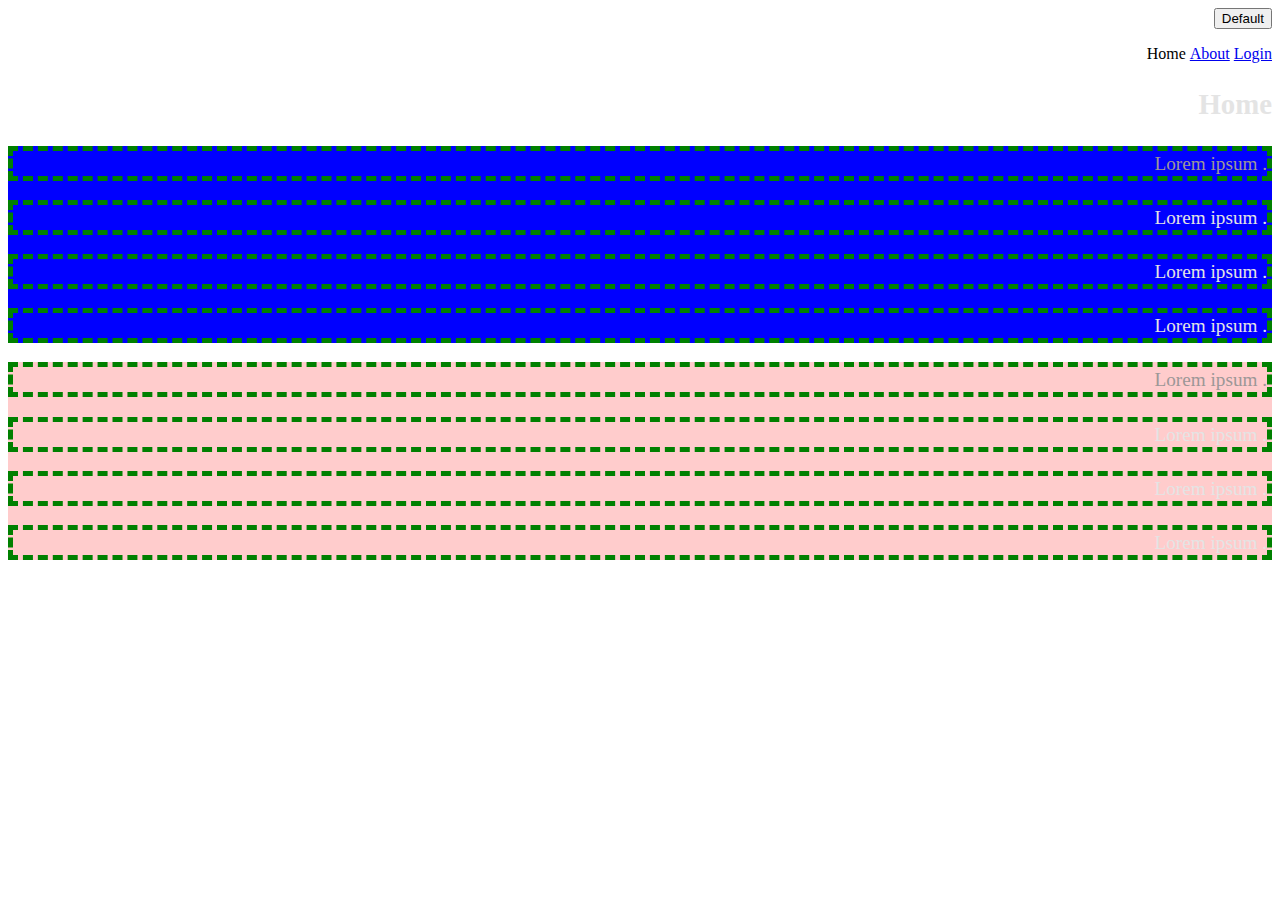
<file: 2.sir 2nd Code/index.html>
<!DOCTYPE html>
<html>

<head>
  <link rel="stylesheet" type="text/css" href="styles.css" />
  <title>My first website!</title>
</head>

<body>
  <!-- <img class="body-image" src="pictures/rgb.jpg" alt="pic"> -->
  <button class="btn btn-primary">Default</button>
  <header>
    <nav>
      <ul>
        <li>Home</li>
        <li><a href="about.html">About</a></li>
        <li><a href="login.html">Login</a></li>
      </ul>
    </nav>
  </header>
  <section>
    <h2>
      <p>Home</p>
    </h2>
    <div id="div1">
      <p class="webText active">
        Lorem ipsum .
      </p>
      <p class="webText">
        Lorem ipsum .
      </p>
      <p class="webText">
        Lorem ipsum .
      </p>
      <p class="webText">
        Lorem ipsum .
      </p> 
    </div>


    <div id="div2">
      <p class="webText active">
        Lorem ipsum .
      </p>
      <p class="webText">
        Lorem ipsum .
      </p>
      <p class="webText">
        Lorem ipsum .
      </p>
      <p class="webText">
        Lorem ipsum .
      </p>
    </div>


  </section>
</body>

</html>
</file>
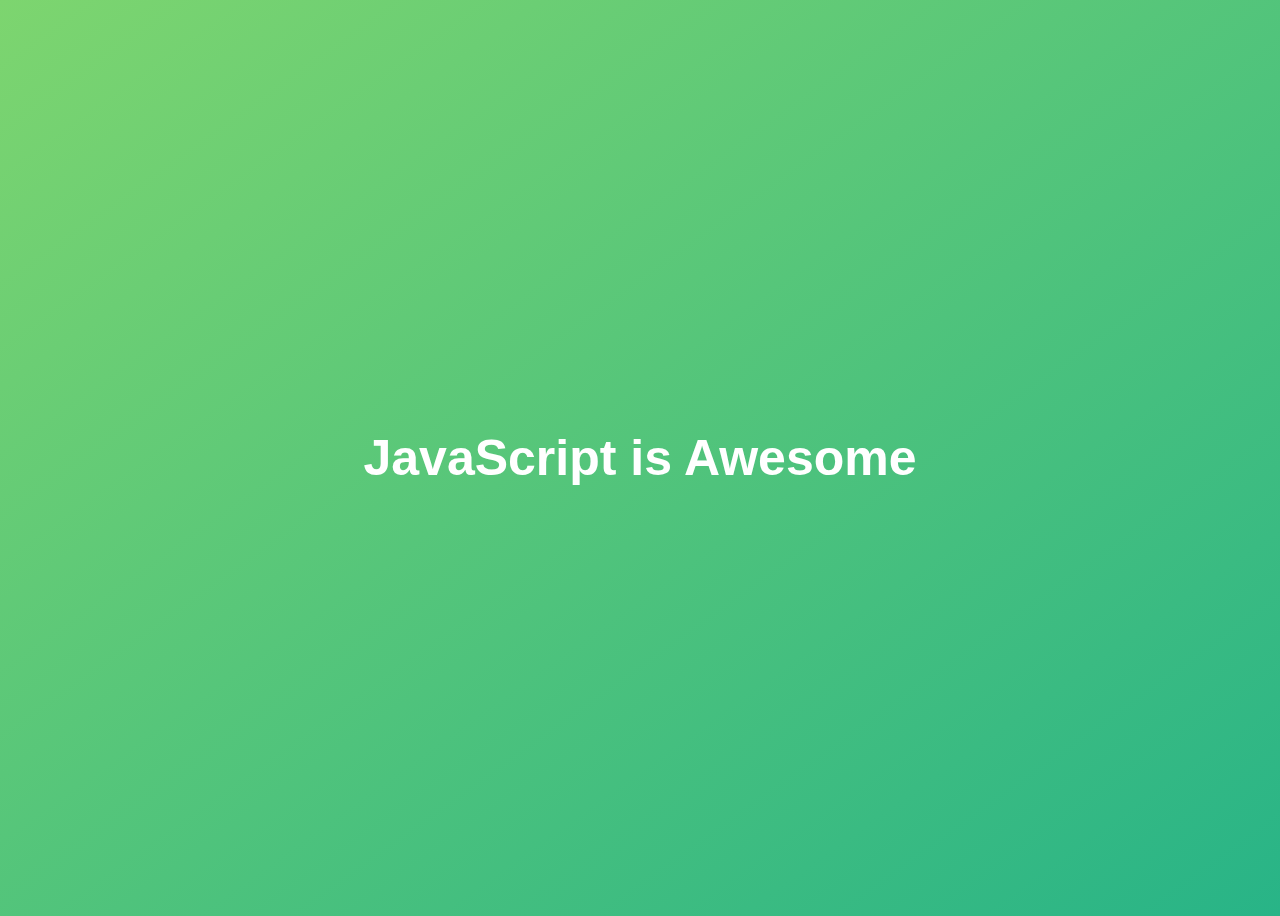
<file: 5.sir 5th_Code/index.html>
<!DOCTYPE html>
<html lang="en">
<head>
    <meta charset="UTF-8">
    <meta http-equiv="X-UA-Compatible" content="IE=edge">
    <meta name="viewport" content="width=device-width, initial-scale=1.0">
    <title>Javascript_1</title>
    <link rel="stylesheet" href="styles.css">
    

</head>
<body>
<script type="text/javascript" src="script.js"></script>
<script type="text/javascript" src="script1.js"></script>

    <h1 class="head">JavaScript is Awesome</h1>
</body>
</html>
</file>
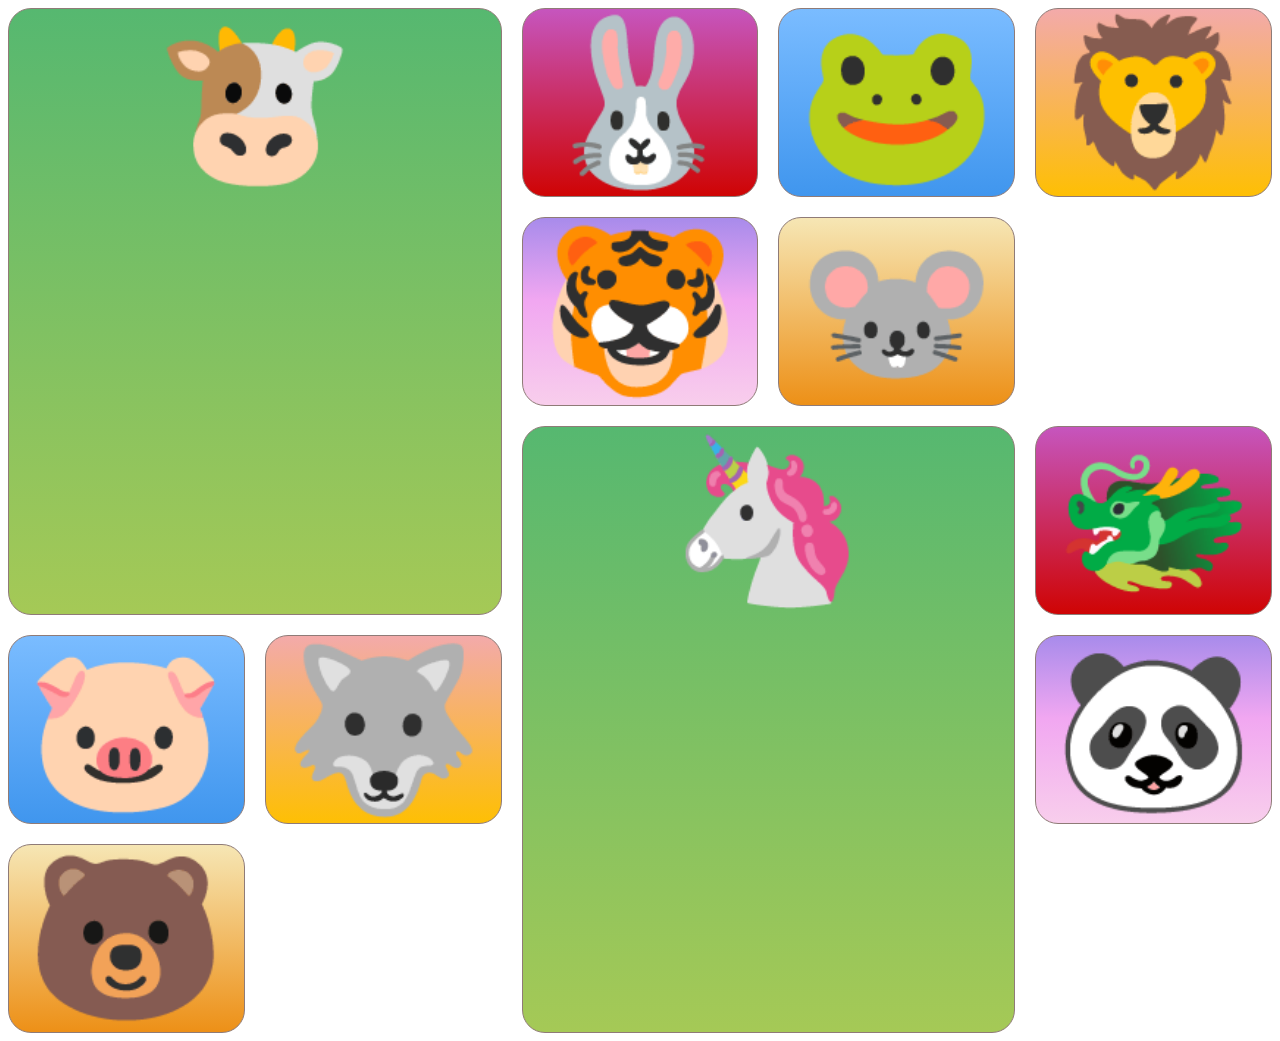
<file: 4.4th code(CSS-Grid)/1st learn of CSS-Grid/index.html>
<!DOCTYPE html>
<html>
<head>
  <title>Grid Master</title>
  <link rel="stylesheet" type="text/css" href="./style.css">
</head>
<body>
  <div class="container">
    <div class="zone green">🐮</div>
    <div class="zone red">🐰</div>
    <div class="zone blue">🐸</div>
    <div class="zone yellow">🦁</div>
    <div class="zone purple">🐯</div>
    <div class="zone brown">🐭</div>
    <div class="zone green">🦄</div>
    <div class="zone red">🐲</div>
    <div class="zone blue">🐷</div>
    <div class="zone yellow">🐺</div>
    <div class="zone purple">🐼</div>
    <div class="zone brown">🐻</div>
  </div>
</body>
</html>
</file>
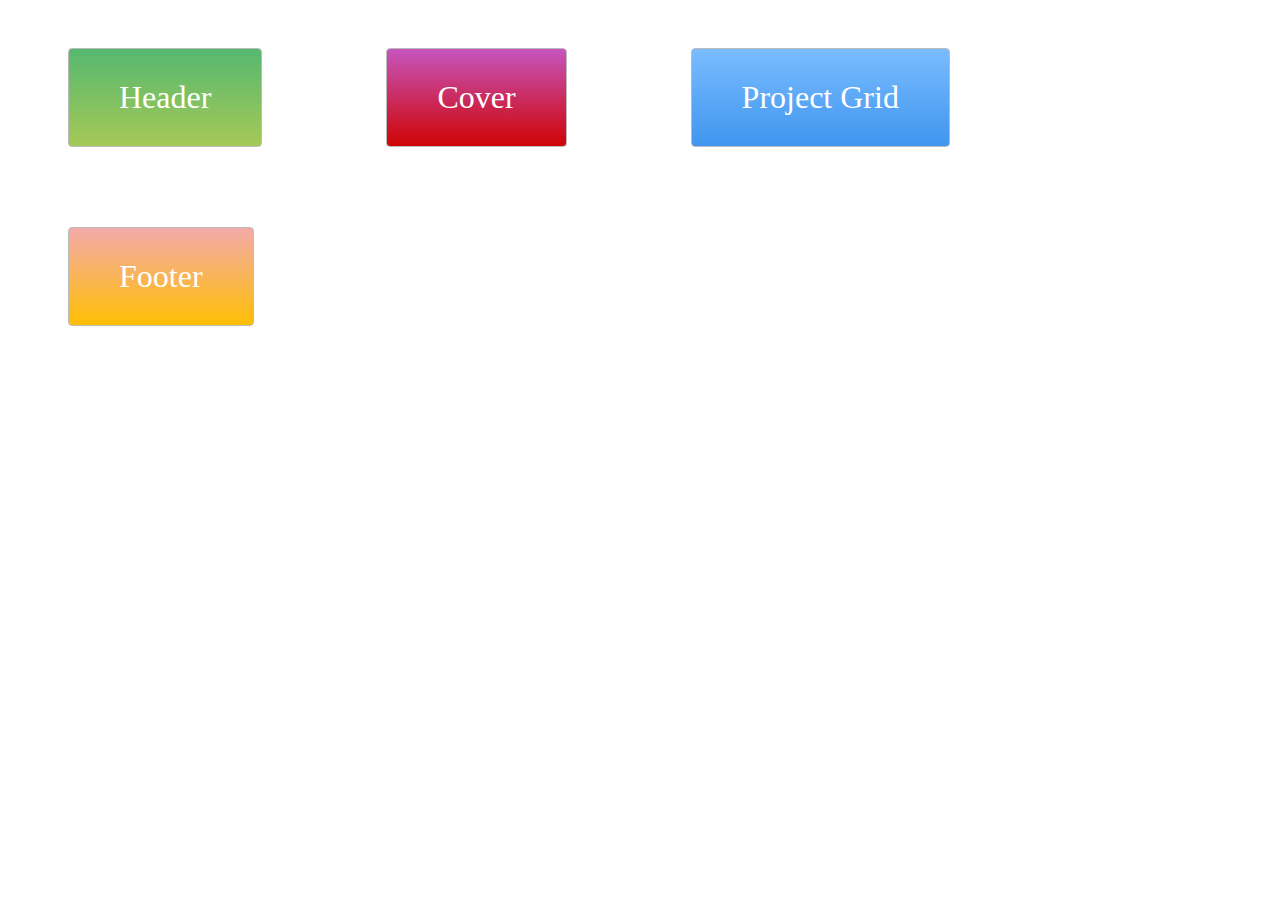
<file: 4.4th code(CSS-Grid)/project-start/index.html>
<!DOCTYPE html>
<html>
<head>
  <title>Layout Master</title>
  <link rel="stylesheet" type="text/css" href="./style.css">
</head>
<body>
  <div class="zone green">Header</div>
  <div class="zone red">Cover</div>
  <div class="zone blue">Project Grid</div>
  <div class="zone yellow">Footer</div>
</body>
</html>
</file>
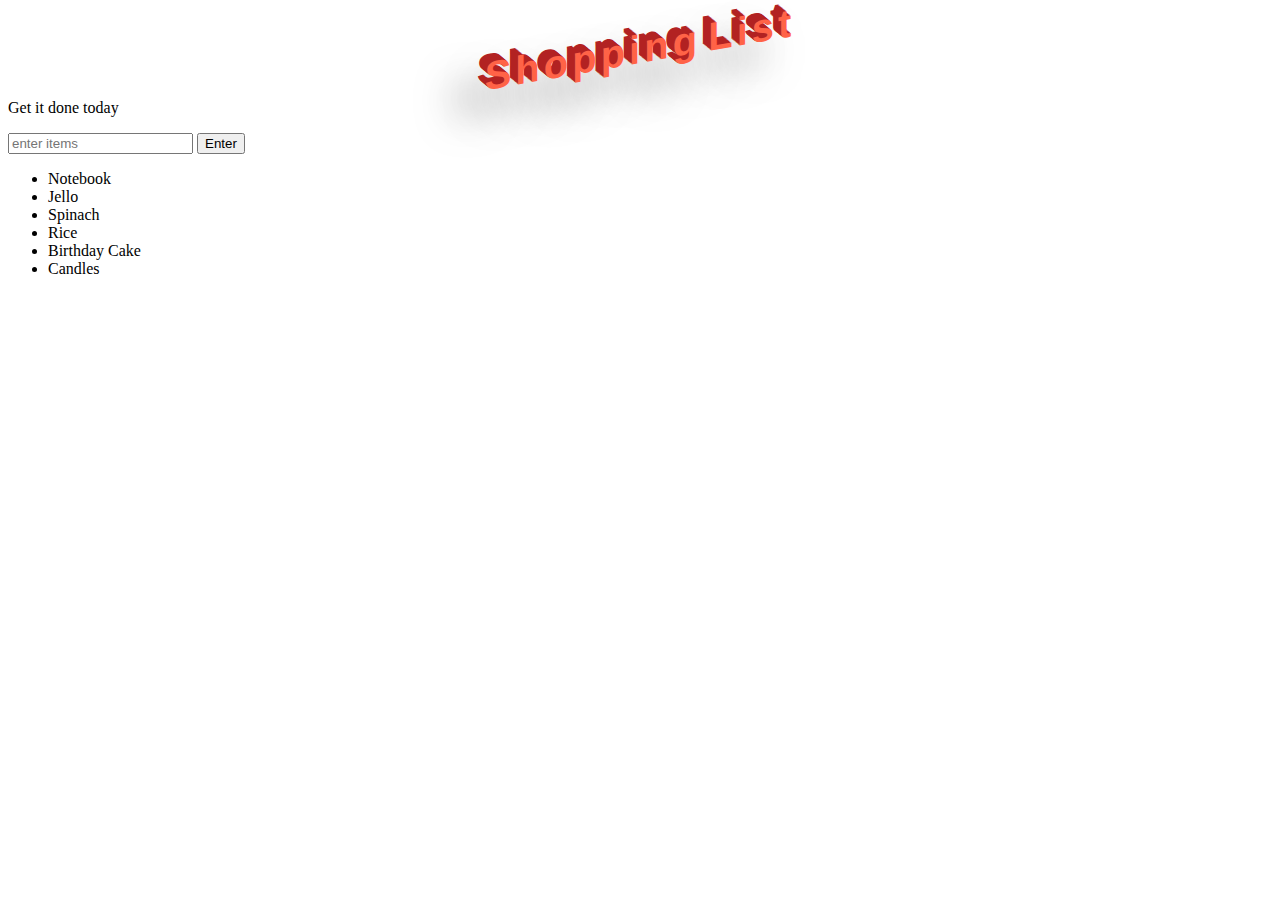
<file: 6. Sir 6th Code(DOM +JS)/(basic)Shopping-list - by andrei/index.html>
<!DOCTYPE html>
<html>
<head>
	<title>Javascript + DOM</title>
	<link rel="stylesheet" type="text/css" href="style.css">
</head>
<body>
	<h1 class="coolTitle">Shopping List</h1>
	<p id="first">Get it done today</p>
	<input id="userinput" type="text" placeholder="enter items">
	<button id="enter">Enter</button>
	<ul>
		<li class="bold red" random="23">Notebook</li>
		<li>Jello</li>
		<li>Spinach</li>
		<li>Rice</li>
		<li>Birthday Cake</li>
		<li>Candles</li>
	</ul>
	<script type="text/javascript" src="script.js"></script>
</body>
</html>
</file>
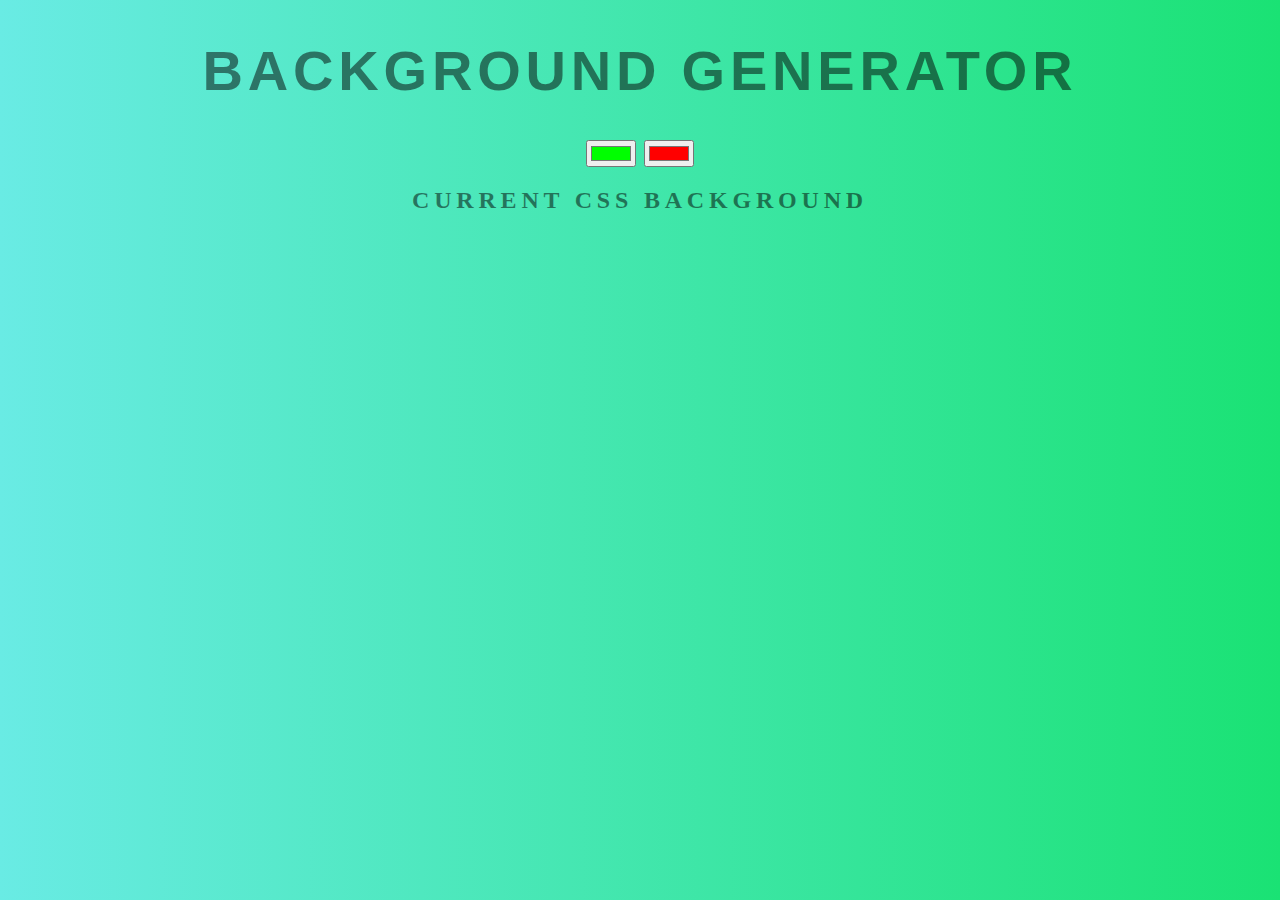
<file: 6. Sir 6th Code(DOM +JS)/Background _Generator/index.html>
<!DOCTYPE html>
<html lang="en">
<head>
    <meta charset="UTF-8">
    <meta http-equiv="X-UA-Compatible" content="IE=edge">
    <meta name="viewport" content="width=device-width, initial-scale=1.0">
    <title>Document</title>
    <link rel="stylesheet" href="style.css">

</head>
<body id="gradient">
    <h1> BackGround Generator</h1>
    <input oninput="setGradient()" class="color1" type="color" name="color1" value="#00ff00">
    <input oninput="setGradient()" class="color2" type="color" name="color2" value="#ff0000">

    <h2> Current Css Background</h2>
    <h3></h3>
    <script type="text/javascript" src="script.js"></script>
</body>
</html>
</file>
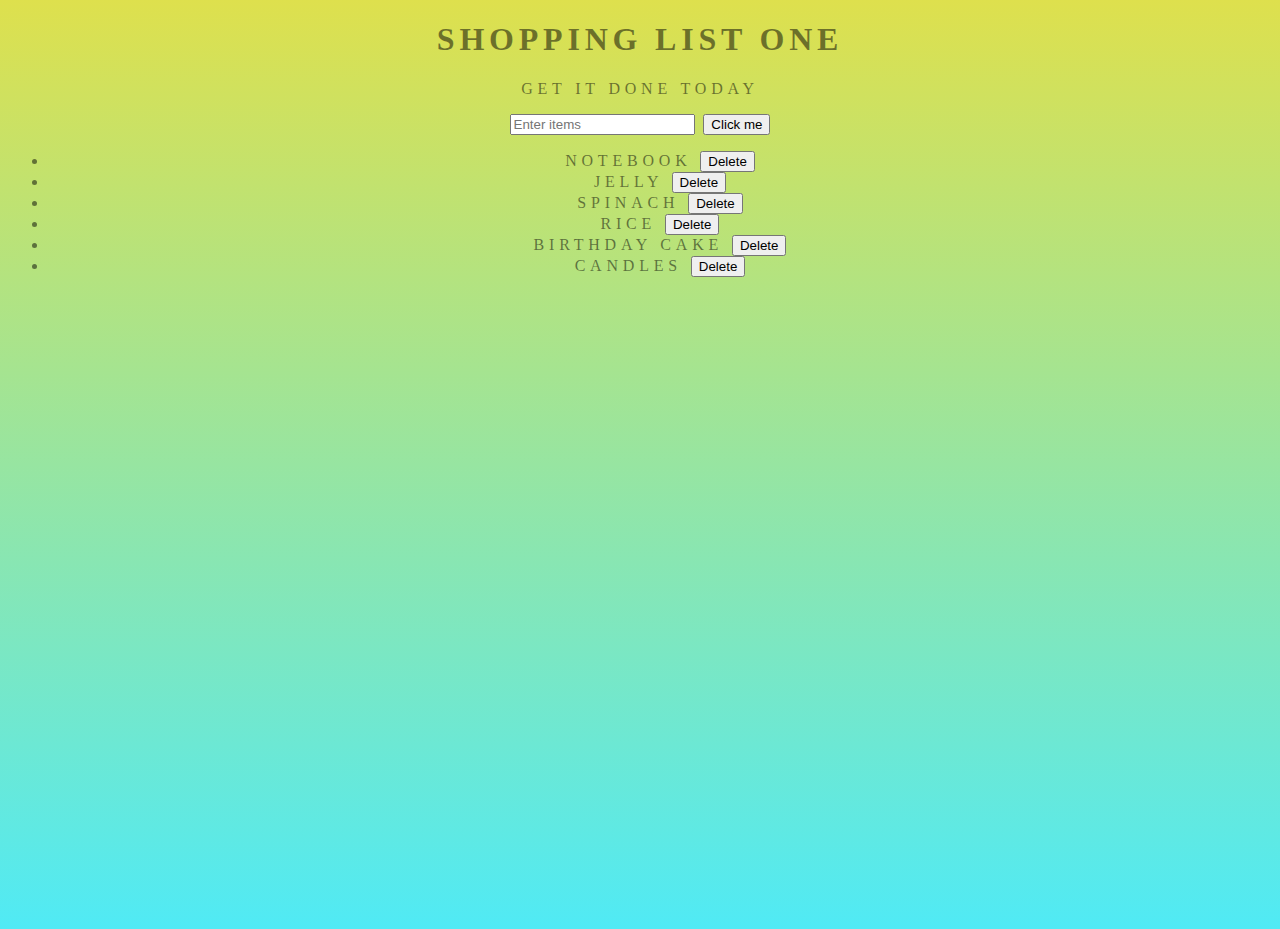
<file: 6. Sir 6th Code(DOM +JS)/shopping-list-master Final/index.html>
<!DOCTYPE html>
<html>
<head>
	<title>Javascript + DOM</title>
	<link rel="stylesheet" type="text/CSS" href="style.css">
</head>
<body>
	<h1>Shopping List One</h1>
	<p id="first">Get it done today</p>
	<input id="userInput" type="text" placeholder="Enter items">
	<button id="enter">Click me</button>
	<ul id=myList>
		<li class="italic" random="23">Notebook <button class="delete">Delete</button></li>
		
		<li class="bold red">Jelly <button class="delete">Delete</button></li>
		<li>Spinach <button class="delete">Delete</button></li>
		<li>Rice <button class="delete">Delete</button></li>
		<li>Birthday cake <button class="delete">Delete</button></li>
		<li>Candles <button class="delete">Delete</button></li>
	</ul>
	<script type="text/javascript" src="script.js"></script>
</body>
</html>
</file>
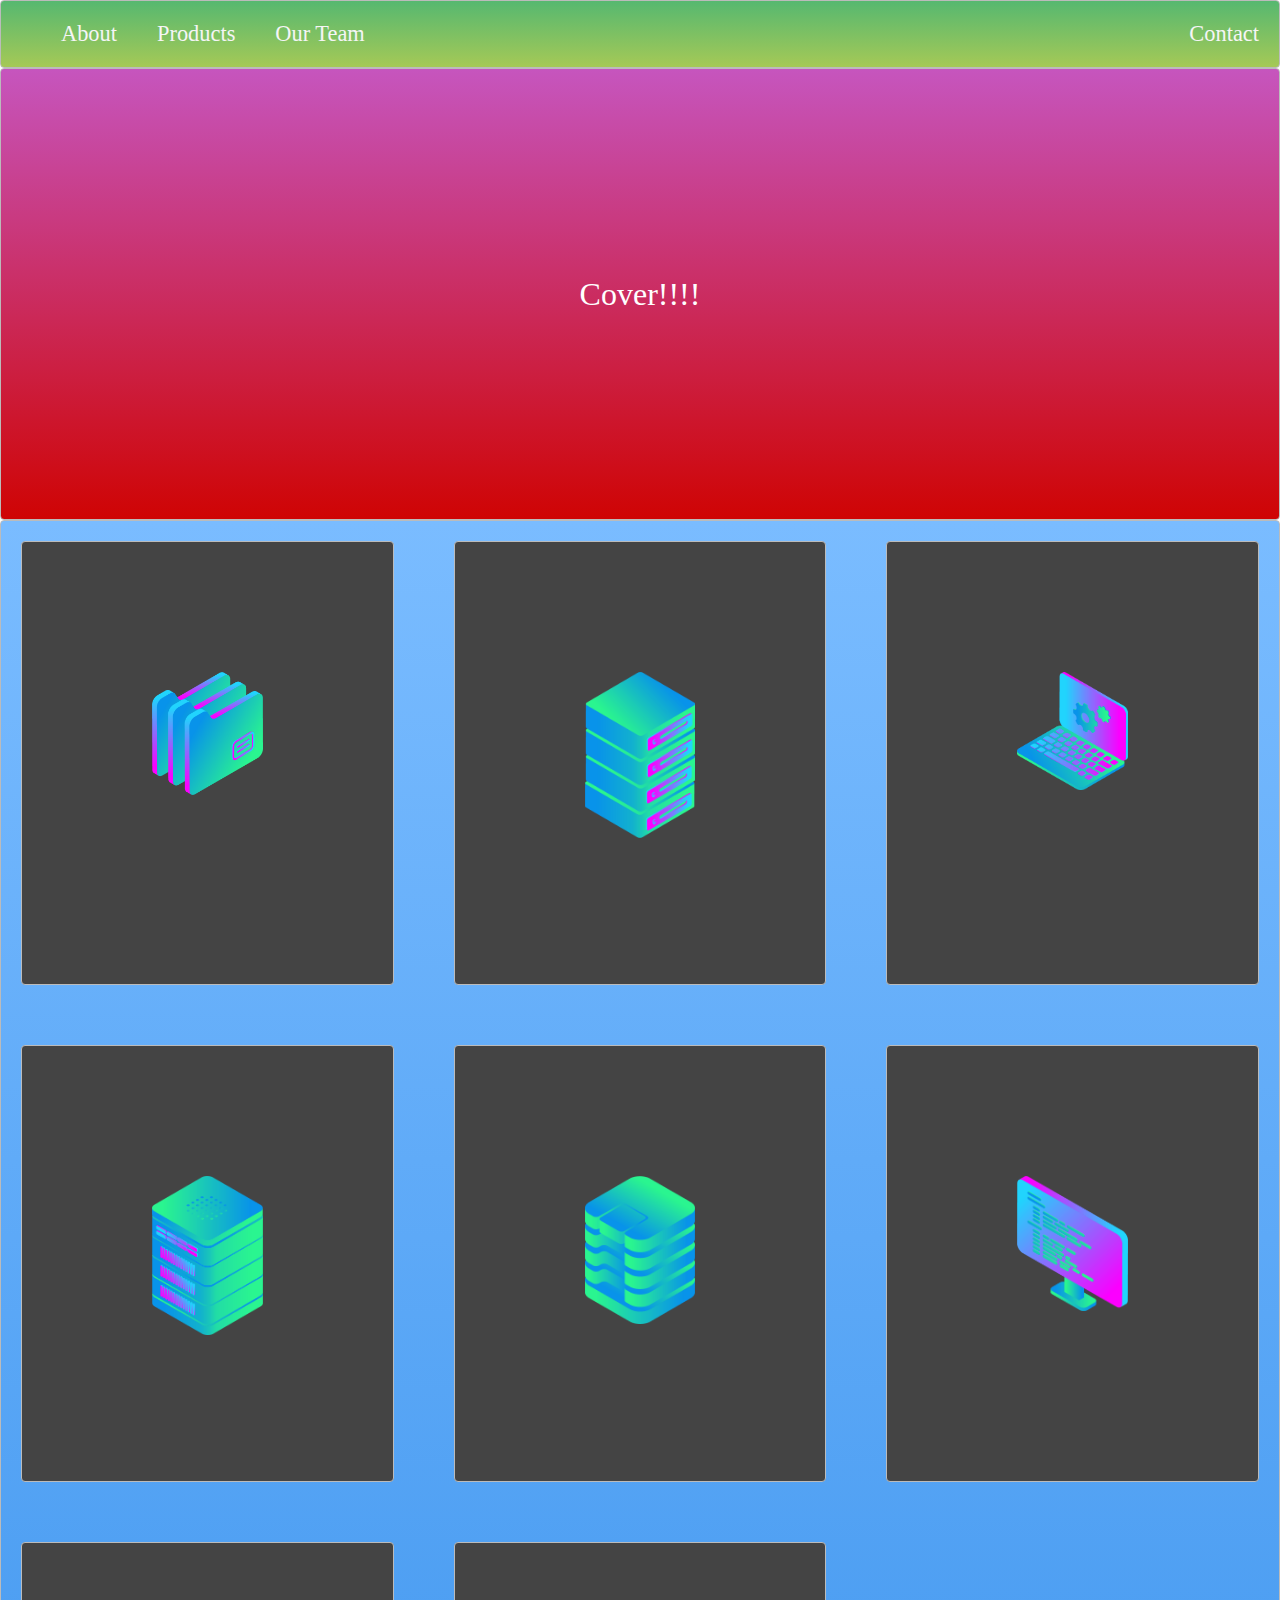
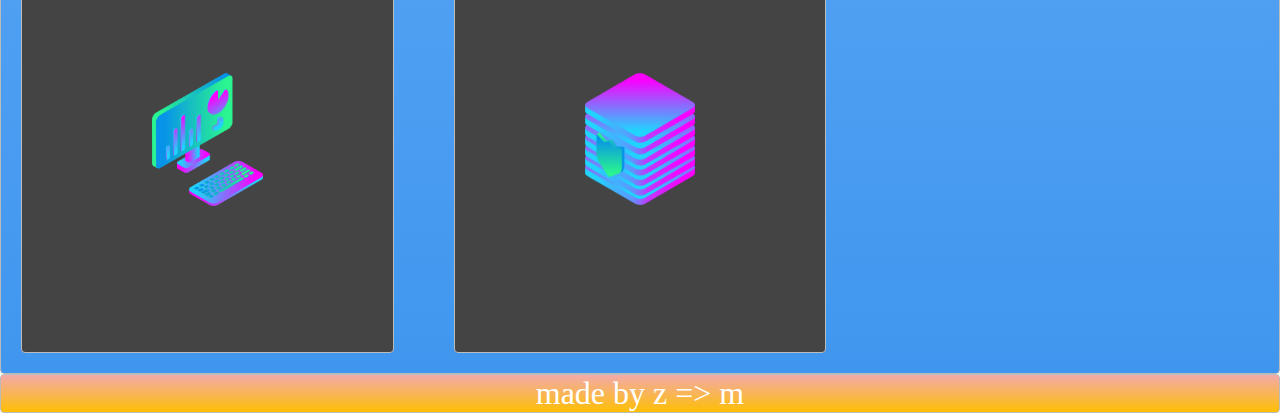
<file: 4.4th code(CSS-Grid)/Project folder 2/project layout final/index.html>
<!DOCTYPE html>
<html>
<head>
  <title>Layout Master</title>
  <link rel="stylesheet" type="text/css" href="./style.css">
</head>
<body>
  <nav class="zone green">
    <ul class="main-nav">
        <li><a href="">About</a></li>
        <li><a href="">Products</a></li>
        <li><a href="">Our Team</a></li>
        <li class="push"><a href="">Contact</a></li>
    </ul>
  </nav>
  <div class="container zone red">Cover!!!!</div>
  <div class="zone blue grid-wrapper">
    <div class="box zone"><img src="./img/files_2.png"></div>
    <div class="box zone"><img src="./img/server_2_2.png"></div>
    <div class="box zone"><img src="./img/monitor_settings_2.png"></div>
    <div class="box zone"><img src="./img/server_3.png"></div>
    <div class="box zone"><img src="./img/data_storage_2_2.png"></div>
    <div class="box zone"><img src="./img/monitor_coding_2.png"></div>
    <div class="box zone"><img src="./img/desktop_analytics_2.png"></div>
    <div class="box zone"><img src="./img/server_safe_2.png"></div>
  </div>
  <footer class="zone yellow">made by z => m</footer>
</div>
</body>
</html>
</file>
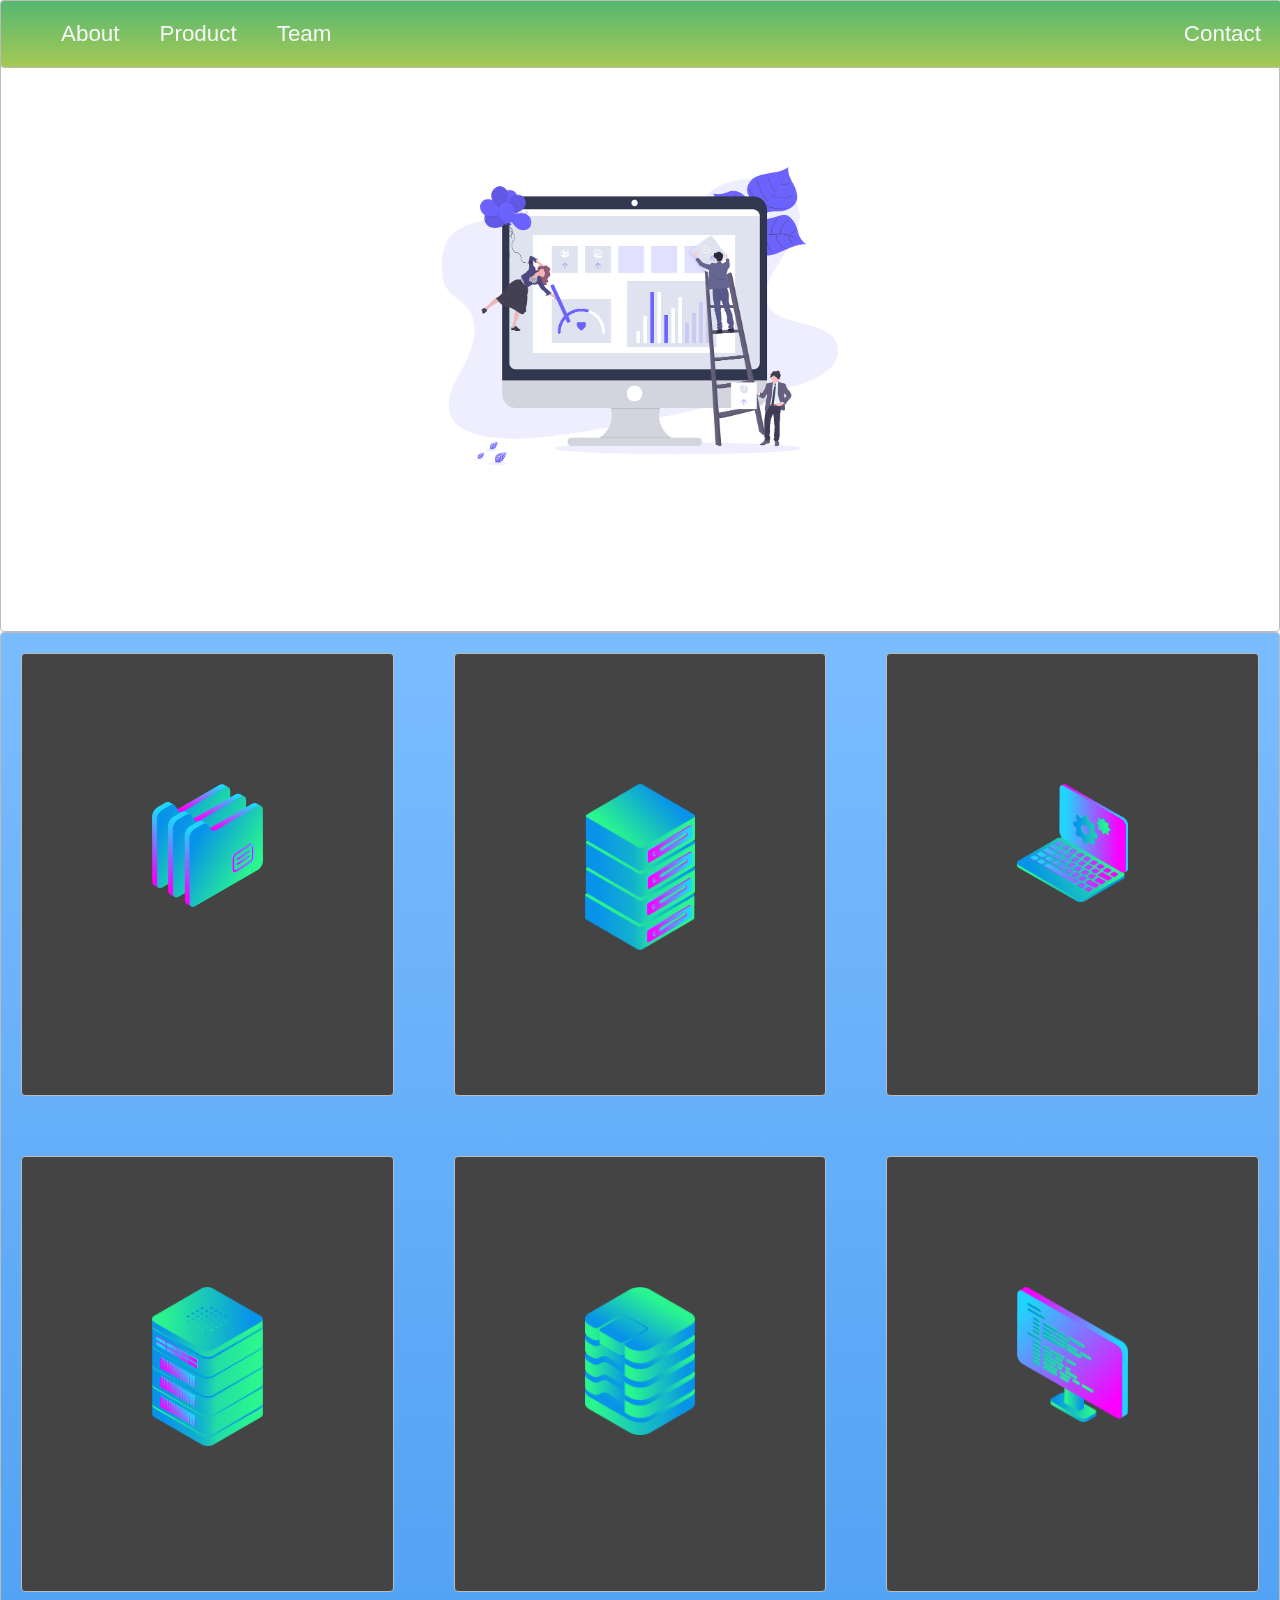
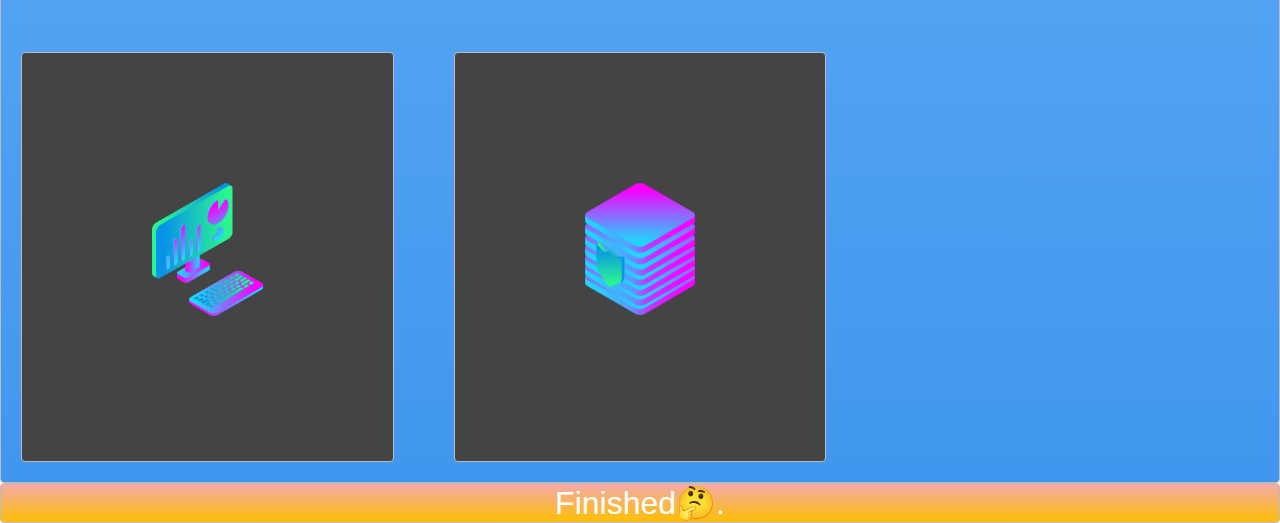
<file: 4.4th code(CSS-Grid)/Project folder 2/project tutorial/index.html>
<!DOCTYPE html>
<html lang="en">
<head>
    <meta charset="UTF-8">
    <meta http-equiv="X-UA-Compatible" content="IE=edge">
    <meta name="viewport" content="width=device-width, initial-scale=1.0">
    <title>Document</title>
      <link rel="stylesheet" type="text/css" href="./styles.css">

</head>
<body>
    <nav class="zone green sticky">
        <ul class="main-nav">
            <li><a href="">About</a></li>
            <li><a href="">Product</a></li>
            <li><a href="">Team</a></li>
            <li class="push"><a href="">Contact</a></li>
        </ul>

    </nav>
    <div class="container zone"><img class="cover" src="./img/undraw.png"></div>

    <div class="zone blue grid-wrapper">
        <div class="box zone"><img src="./img/files_2.png"></div>
        <div class="box zone"><img src="./img/server_2_2.png"></div>
        <div class="box zone"><img src="./img/monitor_settings_2.png"></div>
        <div class="box zone"><img src="./img/server_3.png"></div>
        <div class="box zone"><img src="./img/data_storage_2_2.png"></div>
        <div class="box zone"><img src="./img/monitor_coding_2.png"></div>
        <div class="box zone"><img src="./img/desktop_analytics_2.png"></div>
        <div class="box zone"><img src="./img/server_safe_2.png"></div>
    </div>

    <footer class="zone yellow">Finished🤔.</footer>
</body>
</html>
</file>
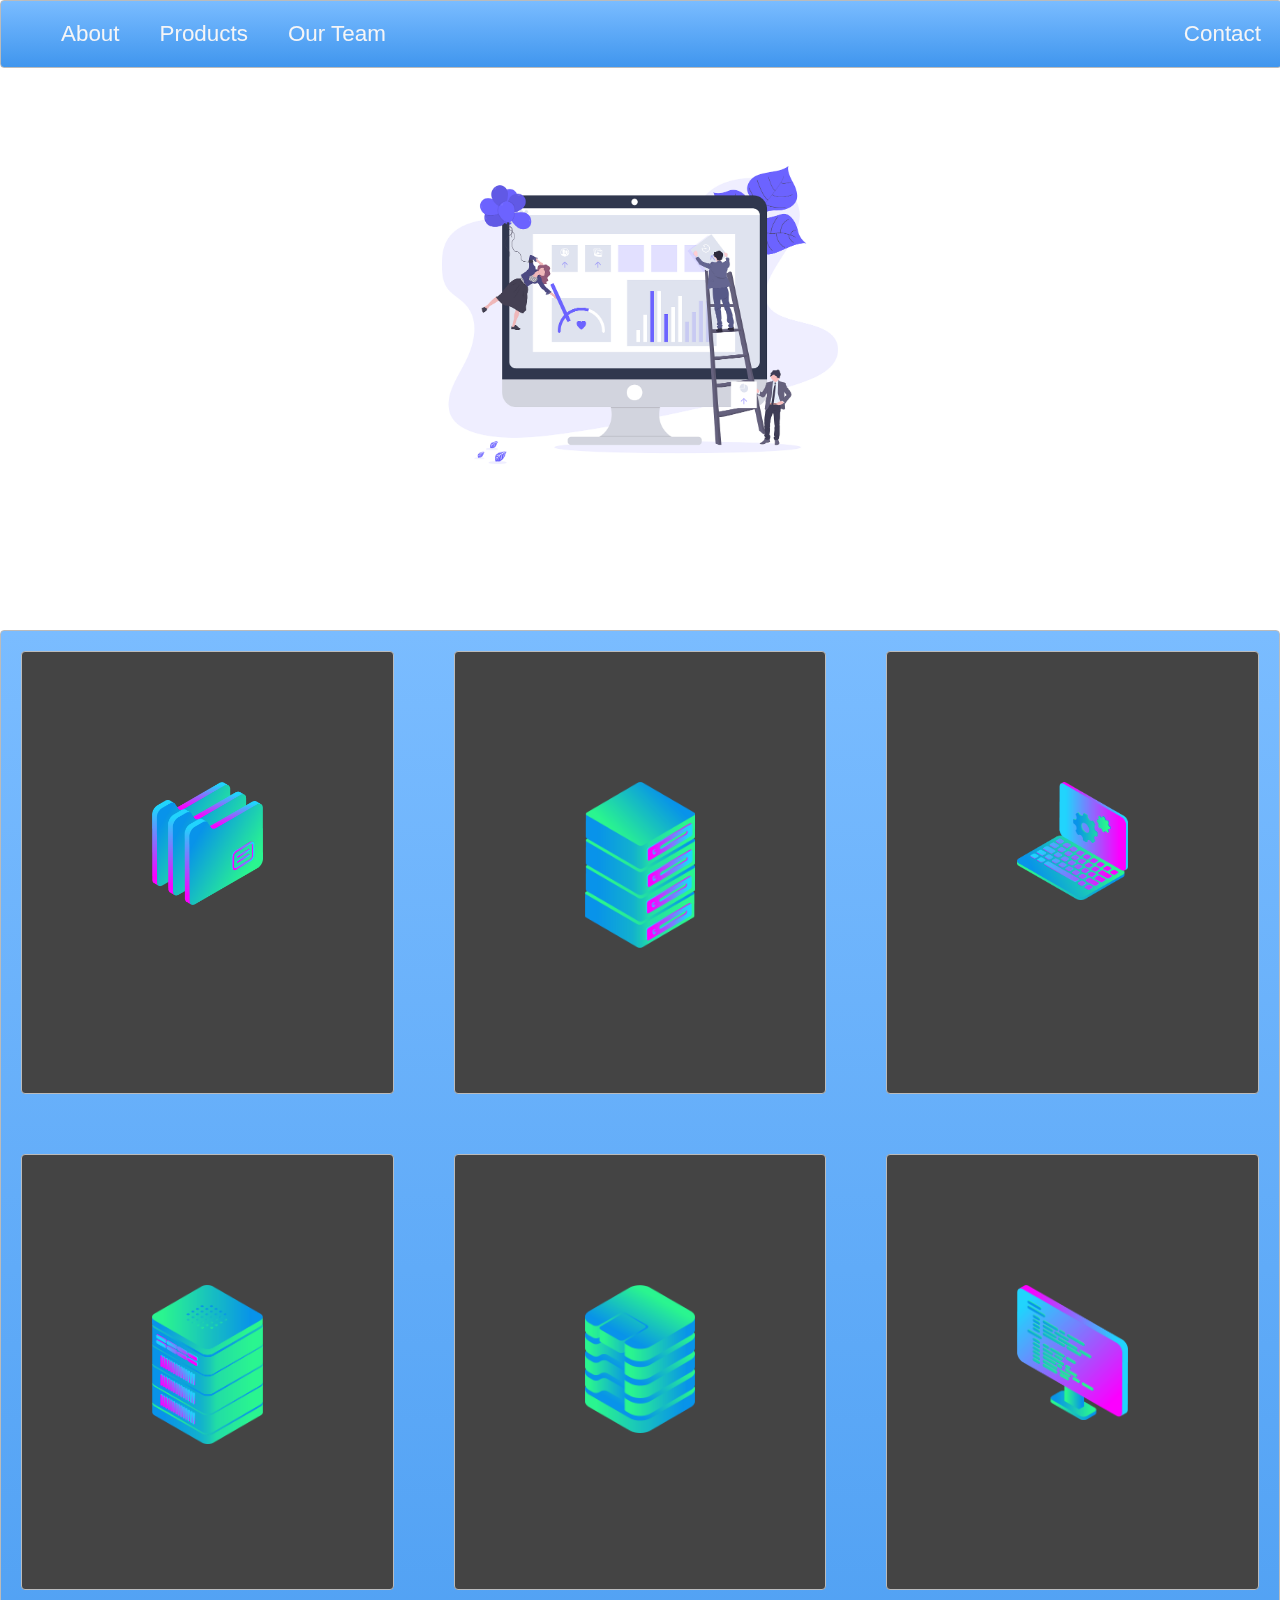
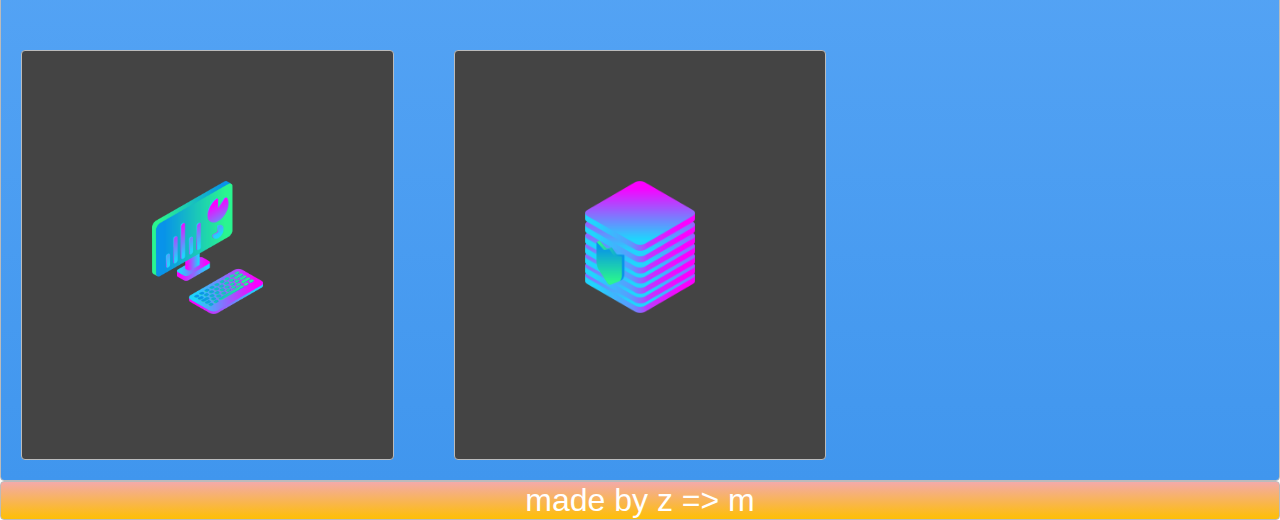
<file: 4.4th code(CSS-Grid)/Project folder 2/project-prettify/index.html>
<!DOCTYPE html>
<html>
<head>
  <title>Layout Master</title>
  <link rel="stylesheet" type="text/css" href="./style.css">
</head>
<body>
  <nav class="zone blue sticky">
      <ul class="main-nav">
          <li><a href="">About</a></li>
          <li><a href="">Products</a></li>
          <li><a href="">Our Team</a></li>
          <li class="push"><a href="">Contact</a></li>
  </ul>
  </nav>
  <div class="container"><img class="cover" src="./img/undraw.png"></div>
  <div class="zone blue grid-wrapper">
    <div class="box zone"><img src="./img/files_2.png"></div>
    <div class="box zone"><img src="./img/server_2_2.png"></div>
    <div class="box zone"><img src="./img/monitor_settings_2.png"></div>
    <div class="box zone"><img src="./img/server_3.png"></div>
    <div class="box zone"><img src="./img/data_storage_2_2.png"></div>
    <div class="box zone"><img src="./img/monitor_coding_2.png"></div>
    <div class="box zone"><img src="./img/desktop_analytics_2.png"></div>
    <div class="box zone"><img src="./img/server_safe_2.png"></div>
  </div>
  <footer class="zone yellow">made by z => m</footer>
</div>
</body>
</html>
</file>
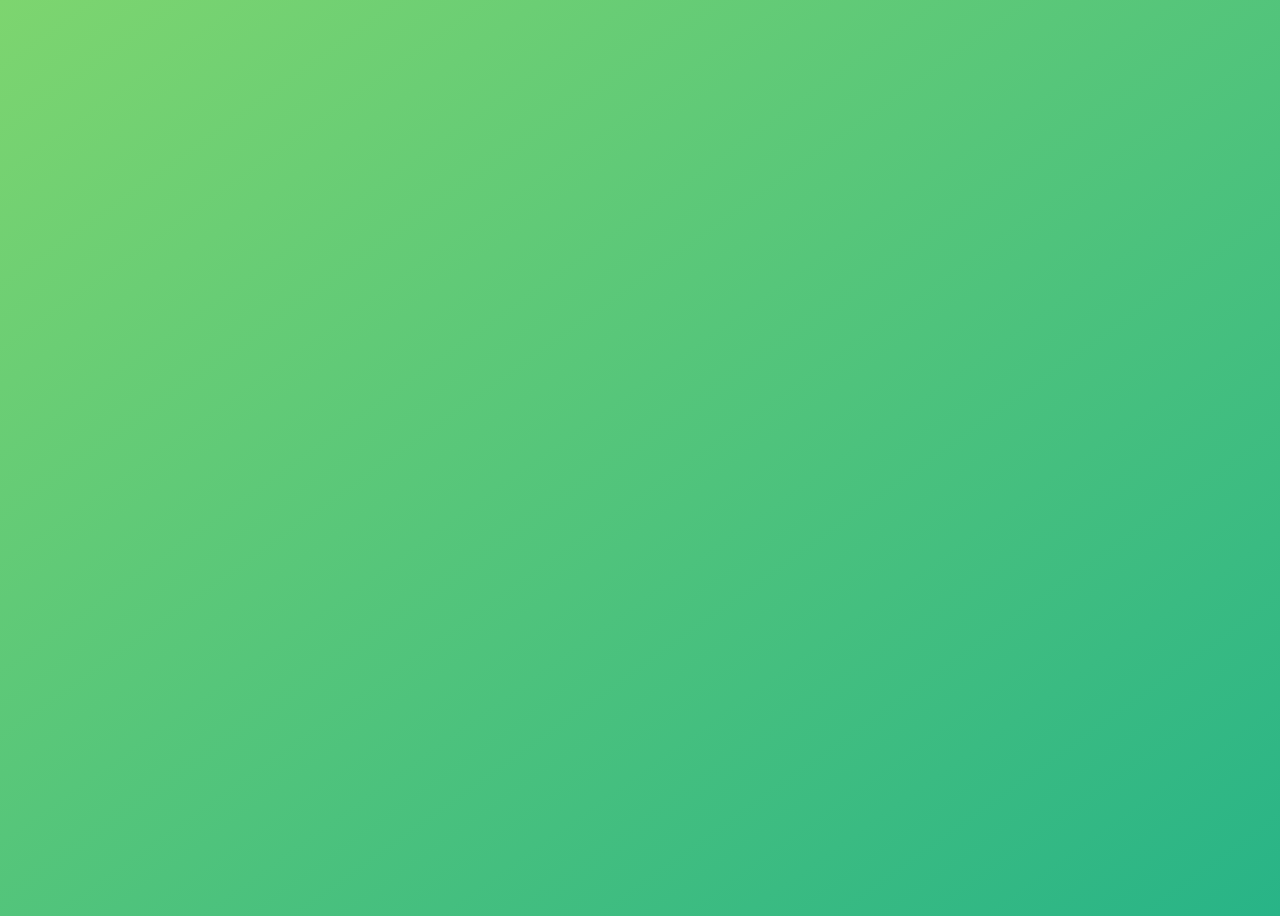
<file: 7.7th code (Advanced-Javascript)-the real study begins/Exercise Part/part 1 exercise/index.html>
<!DOCTYPE html>
<html lang="en">
<head>
    <meta charset="UTF-8">
    <meta http-equiv="X-UA-Compatible" content="IE=edge">
    <meta name="viewport" content="width=device-width, initial-scale=1.0">
    <title>Document</title>
    <link rel="stylesheet" href="style.css">
</head>
<body>
    <!-- <script type="text/javascript" src="exercise1-SOLUTIONS.js"></script> -->
    <script type="text/javascript" src="exercise1.js"></script>
</body>
</html>
</file>
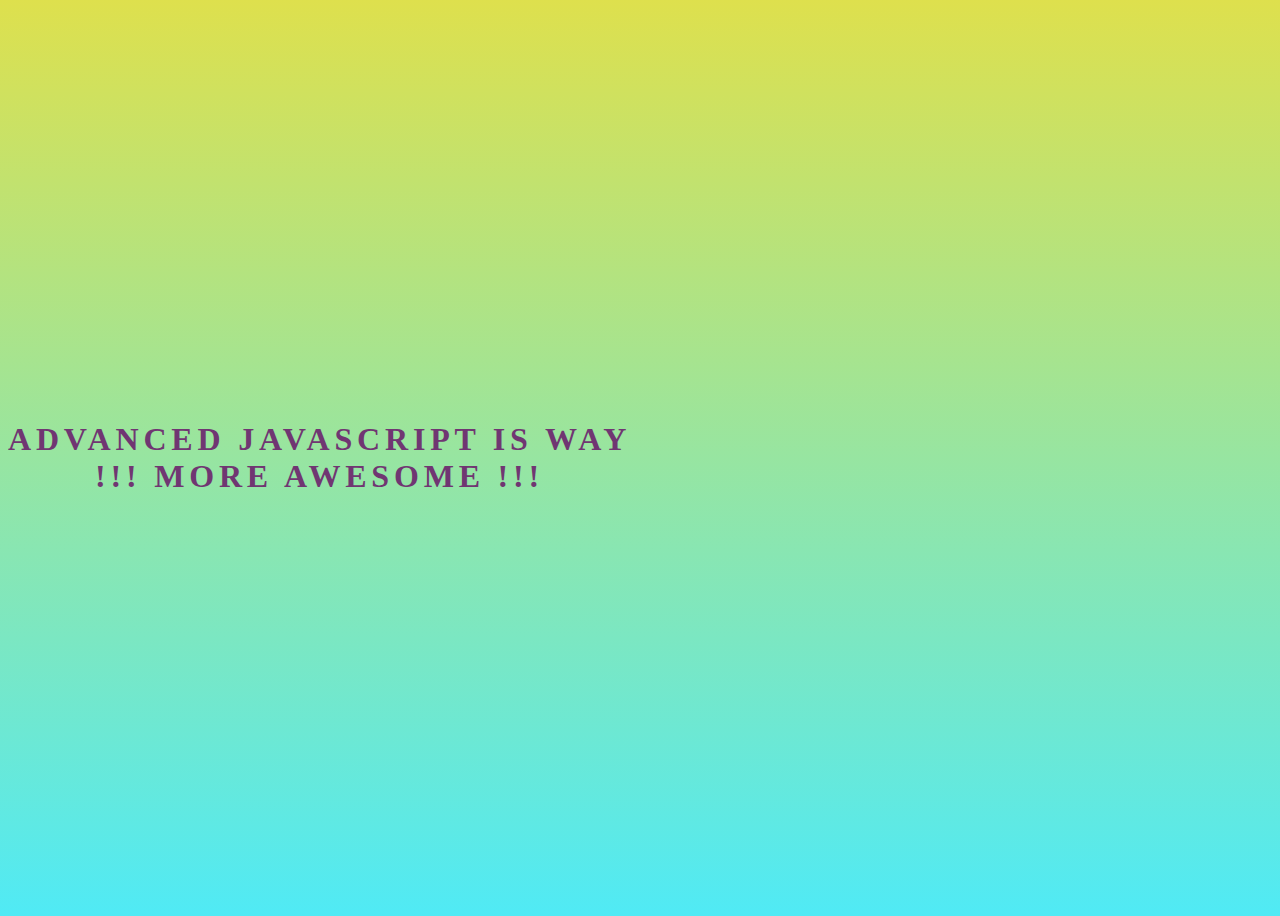
<file: 7.7th code (Advanced-Javascript)-the real study begins/Exercise Part/part 5 exercise/index.html>
<!DOCTYPE html>
<html lang="en">
<head>
    <meta charset="UTF-8">
    <meta http-equiv="X-UA-Compatible" content="IE=edge">
    <meta name="viewport" content="width=device-width, initial-scale=1.0">
    <title>Advanced Js</title>
    <link rel="stylesheet" href="style.css">
</head>
<body>
    <h1>Advanced javascript is Way<br> !!! More Awesome !!!</h1>
    <!-- <script type="text/javascript" src="script.js"></script> -->
    <!-- <script type="text/javascript" src="script1.js"></script> -->
    <!-- <script type="text/javascript" src="advadvancedFunction.js"></script> -->
    <script type="text/javascript" src="soluTion.js"></script>
<!--  -->
</body>
</html>
</file>
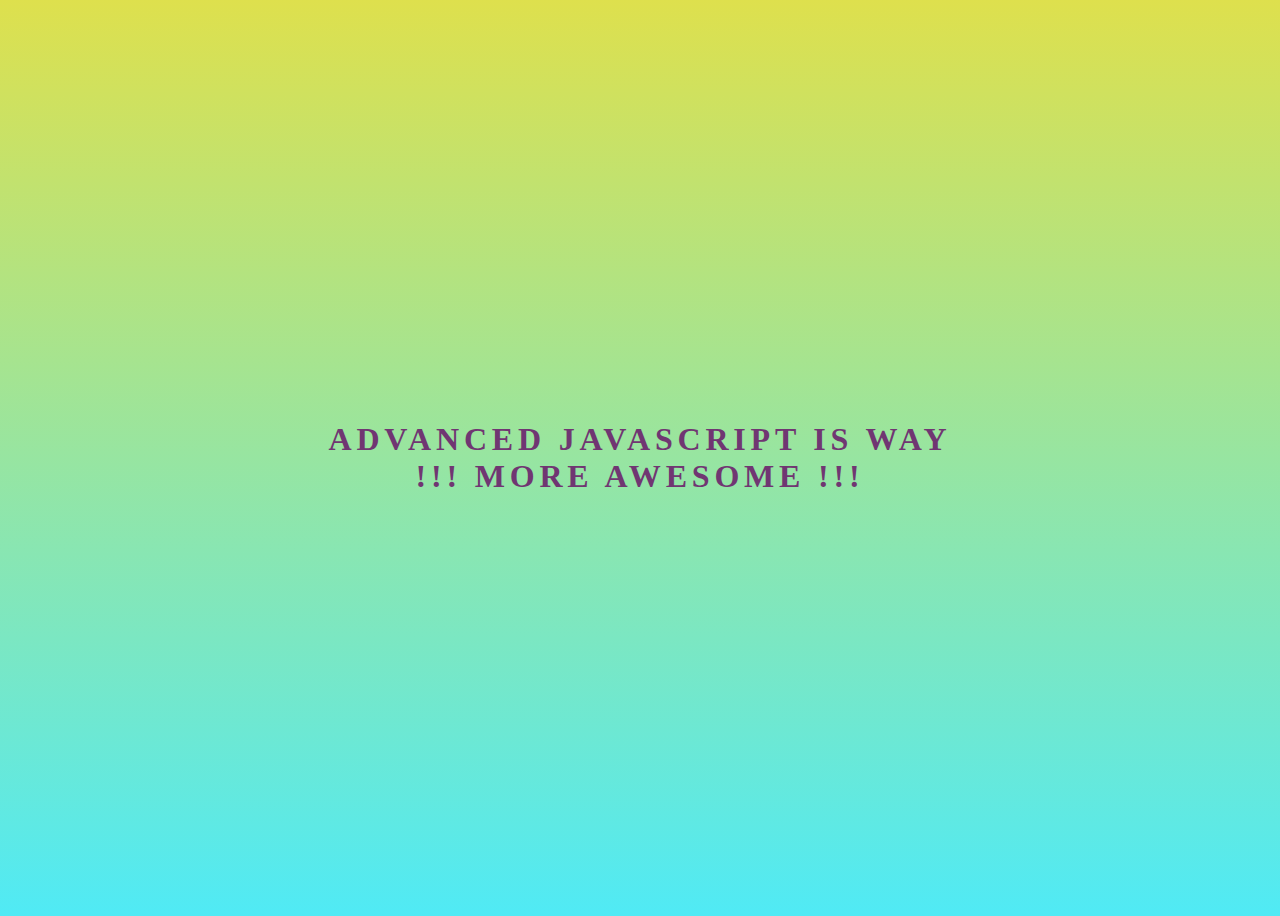
<file: 7.7th code (Advanced-Javascript)-the real study begins/workss/1st work/index.html>
<!DOCTYPE html>
<html lang="en">
<head>
    <meta charset="UTF-8">
    <meta http-equiv="X-UA-Compatible" content="IE=edge">
    <meta name="viewport" content="width=device-width, initial-scale=1.0">
    <title>Advanced Js</title>
    <link rel="stylesheet" href="style.css">
</head>
<body>
    <h1>Advanced javascript is Way<br> !!! More Awesome !!!</h1>
    <!-- <script type="text/javascript" src="AD_JS_1.js"></script> -->
    <!-- <script type="text/javascript" src="AD_JS_2.js"></script> -->
    <!-- <script type="text/javascript" src="AD_JS_3.js"></script> -->
    <!-- <script type="text/javascript" src="AD_JS_4.js"></script> -->
    <!-- <script type="text/javascript" src="AD_JS_5.js"></script> -->
    <!-- <script type="text/javascript" src="AD_JS_6.js"></script> -->
    <!-- <script type="text/javascript" src="AD_JS_7.js"></script> -->
    <script type="text/javascript" src="AD_JS_8.js"></script>



</body>
</html>
</file>
<file: 2.sir 2nd Code/styles.css>
*{
    text-align:right;
}



body{ 
    background-image:url(https://c4.wallpaperflare.com/wallpaper/25/81/104/digital-art-abstract-minimalism-black-wallpaper-preview.jpg);
    background-size: cover; 
}


h2 p:hover{
    color:#AA4139;
    text-align:center;
    border: 5px solid rgba(255, 176, 170,0.5);
    cursor:pointer;
}
p {
    color:rgb(228, 228, 228);
}
img{
    float:right;
}
footer{
    clear: both;
    text-align:center;
    color: aliceblue;
    font-size: x-large;
}


li{
    list-style: none;
    display:inline-block;
}
.webText{
    border: 5px dashed green;
}
.active{
    color:rgb(156, 151, 151);
}
#div1{
    background:rgb(0, 0, 255);
}
#div2 {
    background: rgb(255, 0, 0,0.2);
}

p {
    /* text-decoration: underline;
    text-transform: uppercase; */
    line-height: 25px;
    font-weight:thin;
    /* text-align: left; */
    font-size:120%;
    font-family: 'Akaya Telivigala',cursive;
}
</file>
<file: 5.sir 5th_Code/styles.css>
/* html { 
  background: url("https://wallpapercave.com/wp/wp6819458.jpg") no-repeat center center fixed; 
  -webkit-background-size: cover;
  -moz-background-size: cover;
  -o-background-size: cover;
  background-size: cover;
} */
body {
      height: 100vh;
      display: flex;
      align-items: center;
      background: linear-gradient(to top left, #28b487, #7dd56f);
    }

    h1 {
      font-family: sans-serif;
      font-size: 50px;
      line-height: 1.3;
      width: 100%;
      padding: 30px;
      text-align: center;
      color: white;
    }
</file>
<file: 4.4th code(CSS-Grid)/1st learn of CSS-Grid/style.css>
.container {
    display: grid;
    grid-gap: 20px;
    /* grid-template-columns: 300px 300px 300px;
    grid-template-columns: 300px 300px 300px;
    grid-template-columns: 300px 300px 1fr;
    grid-template-columns: 300px 1fr 1fr;
    grid-template-columns: 1fr 1fr 1fr; */
    /* grid-template-columns: repeat(3, 1fr); how many times to repeat what */
    /* grid-template-columns: auto 1fr 1fr; auto = max size of content */
    /* grid-template-rows: 1fr 1fr 1fr; */
    /* grid-template-columns: repeat(auto-fill, 200px); //don't care how many columns. Just figure it out for me. show how you can change sizing of page */
    grid-template-columns: repeat(auto-fill, minmax(200px, 1fr));
    /* justify-items: end;
    align-items: end; */
}

.green{
    grid-column: span 2;
    grid-row: span 3;
    /* justify-self: end; */
}



.zone {
    cursor:pointer;
    display:block;
    text-align: center;
    font-size:10em;
    border-radius:23px;
    border:1px solid rgb(143, 123, 119);
    transition: all 0.3s linear;
}

.zone:hover {
    -webkit-box-shadow:rgba(0,0,0,0.8) 0px 5px 15px, inset rgba(0,0,0,0.15) 0px -10px 20px;
    -moz-box-shadow:rgba(0,0,0,0.8) 0px 5px 15px, inset rgba(0,0,0,0.15) 0px -10px 20px;
    -o-box-shadow:rgba(0,0,0,0.8) 0px 5px 15px, inset rgba(0,0,0,0.15) 0px -10px 20px;
    box-shadow:rgba(0,0,0,0.8) 0px 5px 15px, inset rgba(0,0,0,0.15) 0px -10px 20px;
}


/*https://paulund.co.uk/how-to-create-shiny-css-buttons*/
/***********************************************************************
 *  Green Background
 **********************************************************************/
.green{
    background: #56B870; /* Old browsers */
    background: -moz-linear-gradient(top, #56B870 0%, #a5c956 100%); /* FF3.6+ */
    background: -webkit-gradient(linear, left top, left bottom, color-stop(0%,#56B870), color-stop(100%,#a5c956)); /* Chrome,Safari4+ */
    background: -webkit-linear-gradient(top, #56B870 0%,#a5c956 100%); /* Chrome10+,Safari5.1+ */
    background: -o-linear-gradient(top, #56B870 0%,#a5c956 100%); /* Opera 11.10+ */
    background: -ms-linear-gradient(top, #56B870 0%,#a5c956 100%); /* IE10+ */
    background: linear-gradient(top, #56B870 0%,#a5c956 100%); /* W3C */
}

/***********************************************************************
 *  Red Background
 **********************************************************************/
.red{
    background: #C655BE; /* Old browsers */
    background: -moz-linear-gradient(top, #C655BE 0%, #cf0404 100%); /* FF3.6+ */
    background: -webkit-gradient(linear, left top, left bottom, color-stop(0%,#C655BE), color-stop(100%,#cf0404)); /* Chrome,Safari4+ */
    background: -webkit-linear-gradient(top, #C655BE 0%,#cf0404 100%); /* Chrome10+,Safari5.1+ */
    background: -o-linear-gradient(top, #C655BE 0%,#cf0404 100%); /* Opera 11.10+ */
    background: -ms-linear-gradient(top, #C655BE 0%,#cf0404 100%); /* IE10+ */
    background: linear-gradient(top, #C655BE 0%,#cf0404 100%); /* W3C */
}

/***********************************************************************
 *  Yellow Background
 **********************************************************************/
.yellow{
    background: #F3AAAA; /* Old browsers */
    background: -moz-linear-gradient(top, #F3AAAA 0%, #febf04 100%); /* FF3.6+ */
    background: -webkit-gradient(linear, left top, left bottom, color-stop(0%,#F3AAAA), color-stop(100%,#febf04)); /* Chrome,Safari4+ */
    background: -webkit-linear-gradient(top, #F3AAAA 0%,#febf04 100%); /* Chrome10+,Safari5.1+ */
    background: -o-linear-gradient(top, #F3AAAA 0%,#febf04 100%); /* Opera 11.10+ */
    background: -ms-linear-gradient(top, #F3AAAA 0%,#febf04 100%); /* IE10+ */
    background: linear-gradient(top, #F3AAAA 0%,#febf04 100%); /* W3C */
}

/***********************************************************************
 *  Blue Background
 **********************************************************************/
.blue{
    background: #7abcff; /* Old browsers */
    background: -moz-linear-gradient(top, #7abcff 0%, #60abf8 44%, #4096ee 100%); /* FF3.6+ */
    background: -webkit-gradient(linear, left top, left bottom, color-stop(0%,#7abcff), color-stop(44%,#60abf8), color-stop(100%,#4096ee)); /* Chrome,Safari4+ */
    background: -webkit-linear-gradient(top, #7abcff 0%,#60abf8 44%,#4096ee 100%); /* Chrome10+,Safari5.1+ */
    background: -o-linear-gradient(top, #7abcff 0%,#60abf8 44%,#4096ee 100%); /* Opera 11.10+ */
    background: -ms-linear-gradient(top, #7abcff 0%,#60abf8 44%,#4096ee 100%); /* IE10+ */
    background: linear-gradient(top, #7abcff 0%,#60abf8 44%,#4096ee 100%); /* W3C */
}

/***********************************************************************
 *  Purple Background
 **********************************************************************/
.purple {
    background: #A88BEB; /* Old browsers */
    background: -moz-linear-gradient(top, #A88BEB 0%, #F1A7F1 44%, #F8CEEC 100%); /* FF3.6+ */
    background: -webkit-gradient(linear, left top, left bottom, color-stop(0%,#A88BEB), color-stop(44%,#F1A7F1), color-stop(100%,#F8CEEC)); /* Chrome,Safari4+ */
    background: -webkit-linear-gradient(top, #A88BEB 0%,#F1A7F1 44%,#F8CEEC 100%); /* Chrome10+,Safari5.1+ */
    background: -o-linear-gradient(top, #A88BEB 0%,#F1A7F1 44%,#F8CEEC 100%); /* Opera 11.10+ */
    background: -ms-linear-gradient(top, #A88BEB 0%,#F1A7F1 44%,#F8CEEC 100%); /* IE10+ */
    background: linear-gradient(top, #A88BEB 0%,#F1A7F1 44%,#F8CEEC 100%); /* W3C */
}

/***********************************************************************
 *  Brown Background
 **********************************************************************/
.brown {
    background: #f6e6b4; /* Old browsers */
    background: -moz-linear-gradient(top, #f6e6b4 0%, #ed9017 100%); /* FF3.6+ */
    background: -webkit-gradient(linear, left top, left bottom, color-stop(0%,#f6e6b4), color-stop(100%,#ed9017)); /* Chrome,Safari4+ */
    background: -webkit-linear-gradient(top, #f6e6b4 0%,#ed9017 100%); /* Chrome10+,Safari5.1+ */
    background: -o-linear-gradient(top, #f6e6b4 0%,#ed9017 100%); /* Opera 11.10+ */
    background: -ms-linear-gradient(top, #f6e6b4 0%,#ed9017 100%); /* IE10+ */
    background: linear-gradient(top, #f6e6b4 0%,#ed9017 100%); /* W3C */
    filter: progid:DXImageTransform.Microsoft.gradient( startColorstr='#f6e6b4', endColorstr='#ed9017',GradientType=0 ); /* IE6-9 */
}
</file>
<file: 4.4th code(CSS-Grid)/project-start/style.css>
.zone {
    padding:30px 50px;
    margin:40px 60px;
    cursor:pointer;
    display:inline-block;
    color:#FFF;
    font-size:2em;
    border-radius:4px;
    border:1px solid #bbb;
    transition: all 0.3s linear;
}

.zone:hover {
    -webkit-box-shadow:rgba(0,0,0,0.8) 0px 5px 15px, inset rgba(0,0,0,0.15) 0px -10px 20px;
    -moz-box-shadow:rgba(0,0,0,0.8) 0px 5px 15px, inset rgba(0,0,0,0.15) 0px -10px 20px;
    -o-box-shadow:rgba(0,0,0,0.8) 0px 5px 15px, inset rgba(0,0,0,0.15) 0px -10px 20px;
    box-shadow:rgba(0,0,0,0.8) 0px 5px 15px, inset rgba(0,0,0,0.15) 0px -10px 20px;
}

/*https://paulund.co.uk/how-to-create-shiny-css-buttons*/
/***********************************************************************
 *  Green Background
 **********************************************************************/
.green{
    background: #56B870; /* Old browsers */
    background: -moz-linear-gradient(top, #56B870 0%, #a5c956 100%); /* FF3.6+ */
    background: -webkit-gradient(linear, left top, left bottom, color-stop(0%,#56B870), color-stop(100%,#a5c956)); /* Chrome,Safari4+ */
    background: -webkit-linear-gradient(top, #56B870 0%,#a5c956 100%); /* Chrome10+,Safari5.1+ */
    background: -o-linear-gradient(top, #56B870 0%,#a5c956 100%); /* Opera 11.10+ */
    background: -ms-linear-gradient(top, #56B870 0%,#a5c956 100%); /* IE10+ */
    background: linear-gradient(top, #56B870 0%,#a5c956 100%); /* W3C */
}

/***********************************************************************
 *  Red Background
 **********************************************************************/
.red{
    background: #C655BE; /* Old browsers */
    background: -moz-linear-gradient(top, #C655BE 0%, #cf0404 100%); /* FF3.6+ */
    background: -webkit-gradient(linear, left top, left bottom, color-stop(0%,#C655BE), color-stop(100%,#cf0404)); /* Chrome,Safari4+ */
    background: -webkit-linear-gradient(top, #C655BE 0%,#cf0404 100%); /* Chrome10+,Safari5.1+ */
    background: -o-linear-gradient(top, #C655BE 0%,#cf0404 100%); /* Opera 11.10+ */
    background: -ms-linear-gradient(top, #C655BE 0%,#cf0404 100%); /* IE10+ */
    background: linear-gradient(top, #C655BE 0%,#cf0404 100%); /* W3C */
}

/***********************************************************************
 *  Yellow Background
 **********************************************************************/
.yellow{
    background: #F3AAAA; /* Old browsers */
    background: -moz-linear-gradient(top, #F3AAAA 0%, #febf04 100%); /* FF3.6+ */
    background: -webkit-gradient(linear, left top, left bottom, color-stop(0%,#F3AAAA), color-stop(100%,#febf04)); /* Chrome,Safari4+ */
    background: -webkit-linear-gradient(top, #F3AAAA 0%,#febf04 100%); /* Chrome10+,Safari5.1+ */
    background: -o-linear-gradient(top, #F3AAAA 0%,#febf04 100%); /* Opera 11.10+ */
    background: -ms-linear-gradient(top, #F3AAAA 0%,#febf04 100%); /* IE10+ */
    background: linear-gradient(top, #F3AAAA 0%,#febf04 100%); /* W3C */
}

/***********************************************************************
 *  Blue Background
 **********************************************************************/
.blue{
    background: #7abcff; /* Old browsers */
    background: -moz-linear-gradient(top, #7abcff 0%, #60abf8 44%, #4096ee 100%); /* FF3.6+ */
    background: -webkit-gradient(linear, left top, left bottom, color-stop(0%,#7abcff), color-stop(44%,#60abf8), color-stop(100%,#4096ee)); /* Chrome,Safari4+ */
    background: -webkit-linear-gradient(top, #7abcff 0%,#60abf8 44%,#4096ee 100%); /* Chrome10+,Safari5.1+ */
    background: -o-linear-gradient(top, #7abcff 0%,#60abf8 44%,#4096ee 100%); /* Opera 11.10+ */
    background: -ms-linear-gradient(top, #7abcff 0%,#60abf8 44%,#4096ee 100%); /* IE10+ */
    background: linear-gradient(top, #7abcff 0%,#60abf8 44%,#4096ee 100%); /* W3C */
}
</file>
<file: 6. Sir 6th Code(DOM +JS)/(basic)Shopping-list - by andrei/style.css>
.coolTitle {
  text-align: center;
  font-family: 'Oswald', Helvetica, sans-serif;
  font-size: 40px;
  transform: skewY(-10deg);
  letter-spacing: 4px;
  word-spacing: -8px;
  color: tomato;
  text-shadow: 
    -1px -1px 0 firebrick,
    -2px -2px 0 firebrick,
    -3px -3px 0 firebrick,
    -4px -4px 0 firebrick,
    -5px -5px 0 firebrick,
    -6px -6px 0 firebrick,
    -7px -7px 0 firebrick,
    -8px -8px 0 firebrick,
    -30px 20px 40px dimgrey;
}

.done {
  text-decoration: line-through;
}
</file>
<file: 6. Sir 6th Code(DOM +JS)/Background _Generator/style.css>
body{
    font:'Raleway',sans-serif;
    color:rgba(0,0,0,.5);
    text-align: center;
    text-transform: uppercase;
    letter-spacing:.3em;
    top:15%;
    background:linear-gradient(to right,rgb(105, 235, 228),rgb(26, 226, 116));
}

h1{
    font:600 3.5em "Raleway",sans-serif;
    color:rgba(0,0,0,.5);
    text-align: center;
    text-transform: uppercase;
    letter-spacing:.1.5em;
    width:100%;
}
h3{
    font:900 3.5em "Raleway",sans-serif;
    color:rgba(0,0,0,.5);
    text-align: center;
    text-transform: uppercase;
    letter-spacing:.0.01em

}
</file>
<file: 6. Sir 6th Code(DOM +JS)/shopping-list-master Final/style.css>
.coolTitle {
  text-align: center;
  font-family: 'Oswald', Helvetica, sans-serif;
  font-size: 80px;
  transform: skewY(-10deg);
  letter-spacing: 4px;
  word-spacing: -8px;
  color: tomato;
  text-shadow: 
    -1px -1px 0 firebrick,
    -2px -2px 0 firebrick,
    -3px -3px 0 firebrick,
    -4px -4px 0 firebrick,
    -5px -5px 0 firebrick,
    -6px -6px 0 firebrick,
    -7px -7px 0 firebrick,
    -8px -8px 0 firebrick,
    -30px 20px 40px dimgrey
}

.done {
  text-decoration: line-through;
}

/* https://codepen.io/rafaelcastrocouto/pen/BNdOab?q=cool+css+title&limit=all&type=type-pens */


body{
    font:500 ,'Raleway',"sans-serif";
    color:rgba(0,0,0,.5);
    text-align:center;
    text-transform:uppercase;
    letter-spacing:0.3em;
    /* top:25%; */
    height:100vh;
    /* display:flex; */
    /* align-items:center; */
    background:linear-gradient(to top, rgb(80, 234, 245),rgb(222, 224, 77));
}
</file>
<file: 4.4th code(CSS-Grid)/Project folder 2/project layout final/style.css>
body {
    margin: 0 auto;
}

.zone {
    /*padding:30px 50px;*/
    /*cursor:pointer;*/
    color:#FFF;
    font-size:2em;
    border-radius:4px;
    border:1px solid #bbb;
    transition: all 0.3s linear;
}

.zone:hover {
    -webkit-box-shadow:rgba(0,0,0,0.8) 0px 5px 15px, inset rgba(0,0,0,0.15) 0px -10px 20px;
    -moz-box-shadow:rgba(0,0,0,0.8) 0px 5px 15px, inset rgba(0,0,0,0.15) 0px -10px 20px;
    -o-box-shadow:rgba(0,0,0,0.8) 0px 5px 15px, inset rgba(0,0,0,0.15) 0px -10px 20px;
    box-shadow:rgba(0,0,0,0.8) 0px 5px 15px, inset rgba(0,0,0,0.15) 0px -10px 20px;
}

/***********************************************************************
 *  Nav Bar
 **********************************************************************/
.main-nav {
    display: flex;
    list-style: none;
    margin: 0;
    font-size: 0.7em;
}

@media only screen and (max-width: 600px) {
    .main-nav {
        font-size: 0.5em;
        padding: 0;
    }
}

.push {
    margin-left: auto;
}

li {
    padding: 20px;
}

a {
    color: #f5f5f6;
    text-decoration: none;
}
    

/***********************************************************************
 *  Cover
 **********************************************************************/
.container {
    /*show heigh: auto*/
    height: 50vh; 
    display: flex;
    align-items: center;
    justify-content: center;
}

/***********************************************************************
 *  Grid Panel
 **********************************************************************/
.grid-wrapper {
    display: grid;
    grid-template-columns: repeat(auto-fill, minmax(350px, 1fr));
    grid-gap: 20px;
}

.box {
    background-color: #444;
    padding: 130px;
    margin: 20px;
}

.box > img {
    width: 100%;
}

/***********************************************************************
 *  Footer
 **********************************************************************/
footer {
    text-align: center;
}

/*https://paulund.co.uk/how-to-create-shiny-css-buttons*/
/***********************************************************************
 *  Green Background
 **********************************************************************/
.green {
    background: #56B870; /* Old browsers */
    background: -moz-linear-gradient(top, #56B870 0%, #a5c956 100%); /* FF3.6+ */
    background: -webkit-gradient(linear, left top, left bottom, color-stop(0%,#56B870), color-stop(100%,#a5c956)); /* Chrome,Safari4+ */
    background: -webkit-linear-gradient(top, #56B870 0%,#a5c956 100%); /* Chrome10+,Safari5.1+ */
    background: -o-linear-gradient(top, #56B870 0%,#a5c956 100%); /* Opera 11.10+ */
    background: -ms-linear-gradient(top, #56B870 0%,#a5c956 100%); /* IE10+ */
    background: linear-gradient(top, #56B870 0%,#a5c956 100%); /* W3C */
}

/***********************************************************************
 *  Red Background
 **********************************************************************/
.red {
    background: #C655BE; /* Old browsers */
    background: -moz-linear-gradient(top, #C655BE 0%, #cf0404 100%); /* FF3.6+ */
    background: -webkit-gradient(linear, left top, left bottom, color-stop(0%,#C655BE), color-stop(100%,#cf0404)); /* Chrome,Safari4+ */
    background: -webkit-linear-gradient(top, #C655BE 0%,#cf0404 100%); /* Chrome10+,Safari5.1+ */
    background: -o-linear-gradient(top, #C655BE 0%,#cf0404 100%); /* Opera 11.10+ */
    background: -ms-linear-gradient(top, #C655BE 0%,#cf0404 100%); /* IE10+ */
    background: linear-gradient(top, #C655BE 0%,#cf0404 100%); /* W3C */
}

/***********************************************************************
 *  Yellow Background
 **********************************************************************/
.yellow {
    background: #F3AAAA; /* Old browsers */
    background: -moz-linear-gradient(top, #F3AAAA 0%, #febf04 100%); /* FF3.6+ */
    background: -webkit-gradient(linear, left top, left bottom, color-stop(0%,#F3AAAA), color-stop(100%,#febf04)); /* Chrome,Safari4+ */
    background: -webkit-linear-gradient(top, #F3AAAA 0%,#febf04 100%); /* Chrome10+,Safari5.1+ */
    background: -o-linear-gradient(top, #F3AAAA 0%,#febf04 100%); /* Opera 11.10+ */
    background: -ms-linear-gradient(top, #F3AAAA 0%,#febf04 100%); /* IE10+ */
    background: linear-gradient(top, #F3AAAA 0%,#febf04 100%); /* W3C */
}

/***********************************************************************
 *  Blue Background
 **********************************************************************/
.blue {
    background: #7abcff; /* Old browsers */
    background: -moz-linear-gradient(top, #7abcff 0%, #60abf8 44%, #4096ee 100%); /* FF3.6+ */
    background: -webkit-gradient(linear, left top, left bottom, color-stop(0%,#7abcff), color-stop(44%,#60abf8), color-stop(100%,#4096ee)); /* Chrome,Safari4+ */
    background: -webkit-linear-gradient(top, #7abcff 0%,#60abf8 44%,#4096ee 100%); /* Chrome10+,Safari5.1+ */
    background: -o-linear-gradient(top, #7abcff 0%,#60abf8 44%,#4096ee 100%); /* Opera 11.10+ */
    background: -ms-linear-gradient(top, #7abcff 0%,#60abf8 44%,#4096ee 100%); /* IE10+ */
    background: linear-gradient(top, #7abcff 0%,#60abf8 44%,#4096ee 100%); /* W3C */
}
</file>
<file: 4.4th code(CSS-Grid)/Project folder 2/project tutorial/styles.css>
body {
    margin: 0 auto;
    font-family: Arial;
}

.zone {
    /*padding:30px 50px;*/
    cursor:pointer;
    color:#FFF;
    font-size:2em;
    border-radius:4px;
    border:1px solid #bbb;
    transition: all 0.3s linear;
}

.zone:hover {
    -webkit-box-shadow:rgba(0,0,0,0.8) 0px 5px 15px, inset rgba(0,0,0,0.15) 0px -10px 20px;
    -moz-box-shadow:rgba(0,0,0,0.8) 0px 5px 15px, inset rgba(0,0,0,0.15) 0px -10px 20px;
    -o-box-shadow:rgba(0,0,0,0.8) 0px 5px 15px, inset rgba(0,0,0,0.15) 0px -10px 20px;
    box-shadow:rgba(0,0,0,0.8) 0px 5px 15px, inset rgba(0,0,0,0.15) 0px -10px 20px;
}

/***********************************************************************
 *  Nav Bar
 **********************************************************************/
.main-nav {
    display: flex;
    list-style: none;
    margin: 0;
    font-size: 0.7em;
}

@media only screen and (max-width: 600px) {
    .main-nav {
        font-size: 0.5em;
        padding: 0;
    }
}

.push {
    margin-left: auto;
}

li {
    padding: 20px;
}

a {
    color: #f5f5f6;
    text-decoration: none;
}

.sticky {
  position: fixed;
  top: 0;
  width: 100%;
}

/***********************************************************************
 *  Cover
 **********************************************************************/
.container {
    /*show heigh: auto*/
    height: 70vh; 
    display: flex;
    align-items: center;
    justify-content: center;
}

.cover {
    width: 30rem;
}

/***********************************************************************
 *  Grid Panel
 **********************************************************************/
.grid-wrapper {
    display: grid;
    grid-template-columns: repeat(auto-fill, minmax(350px, 1fr));
    grid-gap: 20px;
}

.box {
    background-color: #444;
    padding: 130px;
    margin: 20px;
}

.box > img {
    width: 100%;
}

.box:hover {
    -webkit-transform: rotate(-7deg);
    -moz-transform: rotate(-7deg);
    -o-transform: rotate(-7deg);
    transform: rotate(-7deg);
}

.box > img {
    width: 100%;
    height: auto;
}

/***********************************************************************
 *  Footer
 **********************************************************************/
footer {
    text-align: center;
    background-color: #444;
}

/*https://paulund.co.uk/how-to-create-shiny-css-buttons*/
/***********************************************************************
 *  Green Background
 **********************************************************************/
.green {
    background: #56B870; /* Old browsers */
    background: -moz-linear-gradient(top, #56B870 0%, #a5c956 100%); /* FF3.6+ */
    background: -webkit-gradient(linear, left top, left bottom, color-stop(0%,#56B870), color-stop(100%,#a5c956)); /* Chrome,Safari4+ */
    background: -webkit-linear-gradient(top, #56B870 0%,#a5c956 100%); /* Chrome10+,Safari5.1+ */
    background: -o-linear-gradient(top, #56B870 0%,#a5c956 100%); /* Opera 11.10+ */
    background: -ms-linear-gradient(top, #56B870 0%,#a5c956 100%); /* IE10+ */
    background: linear-gradient(top, #56B870 0%,#a5c956 100%); /* W3C */
}

/***********************************************************************
 *  Red Background
 **********************************************************************/
.red {
    background: #C655BE; /* Old browsers */
    background: -moz-linear-gradient(top, #C655BE 0%, #cf0404 100%); /* FF3.6+ */
    background: -webkit-gradient(linear, left top, left bottom, color-stop(0%,#C655BE), color-stop(100%,#cf0404)); /* Chrome,Safari4+ */
    background: -webkit-linear-gradient(top, #C655BE 0%,#cf0404 100%); /* Chrome10+,Safari5.1+ */
    background: -o-linear-gradient(top, #C655BE 0%,#cf0404 100%); /* Opera 11.10+ */
    background: -ms-linear-gradient(top, #C655BE 0%,#cf0404 100%); /* IE10+ */
    background: linear-gradient(top, #C655BE 0%,#cf0404 100%); /* W3C */
}

/***********************************************************************
 *  Yellow Background
 **********************************************************************/
.yellow {
    background: #F3AAAA; /* Old browsers */
    background: -moz-linear-gradient(top, #F3AAAA 0%, #febf04 100%); /* FF3.6+ */
    background: -webkit-gradient(linear, left top, left bottom, color-stop(0%,#F3AAAA), color-stop(100%,#febf04)); /* Chrome,Safari4+ */
    background: -webkit-linear-gradient(top, #F3AAAA 0%,#febf04 100%); /* Chrome10+,Safari5.1+ */
    background: -o-linear-gradient(top, #F3AAAA 0%,#febf04 100%); /* Opera 11.10+ */
    background: -ms-linear-gradient(top, #F3AAAA 0%,#febf04 100%); /* IE10+ */
    background: linear-gradient(top, #F3AAAA 0%,#febf04 100%); /* W3C */
}

/***********************************************************************
 *  Blue Background
 **********************************************************************/
.blue {
    background: #7abcff; /* Old browsers */
    background: -moz-linear-gradient(top, #7abcff 0%, #60abf8 44%, #4096ee 100%); /* FF3.6+ */
    background: -webkit-gradient(linear, left top, left bottom, color-stop(0%,#7abcff), color-stop(44%,#60abf8), color-stop(100%,#4096ee)); /* Chrome,Safari4+ */
    background: -webkit-linear-gradient(top, #7abcff 0%,#60abf8 44%,#4096ee 100%); /* Chrome10+,Safari5.1+ */
    background: -o-linear-gradient(top, #7abcff 0%,#60abf8 44%,#4096ee 100%); /* Opera 11.10+ */
    background: -ms-linear-gradient(top, #7abcff 0%,#60abf8 44%,#4096ee 100%); /* IE10+ */
    background: linear-gradient(top, #7abcff 0%,#60abf8 44%,#4096ee 100%); /* W3C */
}
</file>
<file: 4.4th code(CSS-Grid)/Project folder 2/project-prettify/style.css>
body {
    margin: 0 auto;
    font-family: Arial;
}

.zone {
    /*padding:30px 50px;*/
    cursor:pointer;
    color:#FFF;
    font-size:2em;
    border-radius:4px;
    border:1px solid #bbb;
    transition: all 0.3s linear;
}

.zone:hover {
    -webkit-box-shadow:rgba(0,0,0,0.8) 0px 5px 15px, inset rgba(0,0,0,0.15) 0px -10px 20px;
    -moz-box-shadow:rgba(0,0,0,0.8) 0px 5px 15px, inset rgba(0,0,0,0.15) 0px -10px 20px;
    -o-box-shadow:rgba(0,0,0,0.8) 0px 5px 15px, inset rgba(0,0,0,0.15) 0px -10px 20px;
    box-shadow:rgba(0,0,0,0.8) 0px 5px 15px, inset rgba(0,0,0,0.15) 0px -10px 20px;
}

/***********************************************************************
 *  Nav Bar
 **********************************************************************/
.main-nav {
    display: flex;
    list-style: none;
    margin: 0;
    font-size: 0.7em;
}

@media only screen and (max-width: 600px) {
    .main-nav {
        font-size: 0.5em;
        padding: 0;
    }
}

.push {
    margin-left: auto;
}

li {
    padding: 20px;
}

a {
    color: #f5f5f6;
    text-decoration: none;
}

.sticky {
  position: fixed;
  top: 0;
  width: 100%;
}

/***********************************************************************
 *  Cover
 **********************************************************************/
.container {
    /*show heigh: auto*/
    height: 70vh; 
    display: flex;
    align-items: center;
    justify-content: center;
}

.cover {
    width: 30rem;
}

/***********************************************************************
 *  Grid Panel
 **********************************************************************/
.grid-wrapper {
    display: grid;
    grid-template-columns: repeat(auto-fill, minmax(350px, 1fr));
    grid-gap: 20px;
}

.box {
    background-color: #444;
    padding: 130px;
    margin: 20px;
}

.box > img {
    width: 100%;
}

.box:hover {
    -webkit-transform: rotate(-7deg);
    -moz-transform: rotate(-7deg);
    -o-transform: rotate(-7deg);
    transform: rotate(-7deg);
}

.box > img {
    width: 100%;
    height: auto;
}

/***********************************************************************
 *  Footer
 **********************************************************************/
footer {
    text-align: center;
    background-color: #444;
}

/*https://paulund.co.uk/how-to-create-shiny-css-buttons*/
/***********************************************************************
 *  Green Background
 **********************************************************************/
.green {
    background: #56B870; /* Old browsers */
    background: -moz-linear-gradient(top, #56B870 0%, #a5c956 100%); /* FF3.6+ */
    background: -webkit-gradient(linear, left top, left bottom, color-stop(0%,#56B870), color-stop(100%,#a5c956)); /* Chrome,Safari4+ */
    background: -webkit-linear-gradient(top, #56B870 0%,#a5c956 100%); /* Chrome10+,Safari5.1+ */
    background: -o-linear-gradient(top, #56B870 0%,#a5c956 100%); /* Opera 11.10+ */
    background: -ms-linear-gradient(top, #56B870 0%,#a5c956 100%); /* IE10+ */
    background: linear-gradient(top, #56B870 0%,#a5c956 100%); /* W3C */
}

/***********************************************************************
 *  Red Background
 **********************************************************************/
.red {
    background: #C655BE; /* Old browsers */
    background: -moz-linear-gradient(top, #C655BE 0%, #cf0404 100%); /* FF3.6+ */
    background: -webkit-gradient(linear, left top, left bottom, color-stop(0%,#C655BE), color-stop(100%,#cf0404)); /* Chrome,Safari4+ */
    background: -webkit-linear-gradient(top, #C655BE 0%,#cf0404 100%); /* Chrome10+,Safari5.1+ */
    background: -o-linear-gradient(top, #C655BE 0%,#cf0404 100%); /* Opera 11.10+ */
    background: -ms-linear-gradient(top, #C655BE 0%,#cf0404 100%); /* IE10+ */
    background: linear-gradient(top, #C655BE 0%,#cf0404 100%); /* W3C */
}

/***********************************************************************
 *  Yellow Background
 **********************************************************************/
.yellow {
    background: #F3AAAA; /* Old browsers */
    background: -moz-linear-gradient(top, #F3AAAA 0%, #febf04 100%); /* FF3.6+ */
    background: -webkit-gradient(linear, left top, left bottom, color-stop(0%,#F3AAAA), color-stop(100%,#febf04)); /* Chrome,Safari4+ */
    background: -webkit-linear-gradient(top, #F3AAAA 0%,#febf04 100%); /* Chrome10+,Safari5.1+ */
    background: -o-linear-gradient(top, #F3AAAA 0%,#febf04 100%); /* Opera 11.10+ */
    background: -ms-linear-gradient(top, #F3AAAA 0%,#febf04 100%); /* IE10+ */
    background: linear-gradient(top, #F3AAAA 0%,#febf04 100%); /* W3C */
}

/***********************************************************************
 *  Blue Background
 **********************************************************************/
.blue {
    background: #7abcff; /* Old browsers */
    background: -moz-linear-gradient(top, #7abcff 0%, #60abf8 44%, #4096ee 100%); /* FF3.6+ */
    background: -webkit-gradient(linear, left top, left bottom, color-stop(0%,#7abcff), color-stop(44%,#60abf8), color-stop(100%,#4096ee)); /* Chrome,Safari4+ */
    background: -webkit-linear-gradient(top, #7abcff 0%,#60abf8 44%,#4096ee 100%); /* Chrome10+,Safari5.1+ */
    background: -o-linear-gradient(top, #7abcff 0%,#60abf8 44%,#4096ee 100%); /* Opera 11.10+ */
    background: -ms-linear-gradient(top, #7abcff 0%,#60abf8 44%,#4096ee 100%); /* IE10+ */
    background: linear-gradient(top, #7abcff 0%,#60abf8 44%,#4096ee 100%); /* W3C */
}
</file>
<file: 7.7th code (Advanced-Javascript)-the real study begins/Exercise Part/part 1 exercise/style.css>
/* html { 
  background: url("https://wallpapercave.com/wp/wp6819458.jpg") no-repeat center center fixed; 
  -webkit-background-size: cover;
  -moz-background-size: cover;
  -o-background-size: cover;
  background-size: cover;
} */
body {
      height: 100vh;
      display: flex;
      align-items: center;
      background: linear-gradient(to top left, #28b487, #7dd56f);
    }

    h1 {
      font-family: sans-serif;
      font-size: 50px;
      line-height: 1.3;
      width: 100%;
      padding: 30px;
      text-align: center;
      color: white;
    }
</file>
<file: 7.7th code (Advanced-Javascript)-the real study begins/Exercise Part/part 5 exercise/style.css>
body{
    font:500 ,'Raleway',"sans-serif";
    color:rgba(0,0,0,.5);
    text-align:center;
    text-transform:uppercase;
    letter-spacing:0.3em;
    /* top:25%; */
    height:100vh;
    display:flex;
    align-items:center;
    background:linear-gradient(to top, rgb(80, 234, 245),rgb(222, 224, 77));
}
h1{
    color:#703672;
    
}
</file>
<file: 7.7th code (Advanced-Javascript)-the real study begins/workss/1st work/style.css>
body{
    font:500 ,'Raleway',"sans-serif";
    color:rgba(0,0,0,.5);
    text-align:center;
    text-transform:uppercase;
    letter-spacing:0.3em;
    /* top:25%; */
    height:100vh;
    display:flex;
    justify-content:center;
    align-items:center;
    background:linear-gradient(to top, rgb(80, 234, 245),rgb(222, 224, 77));
}
h1{
    color:#703672;
    
}
</file>
